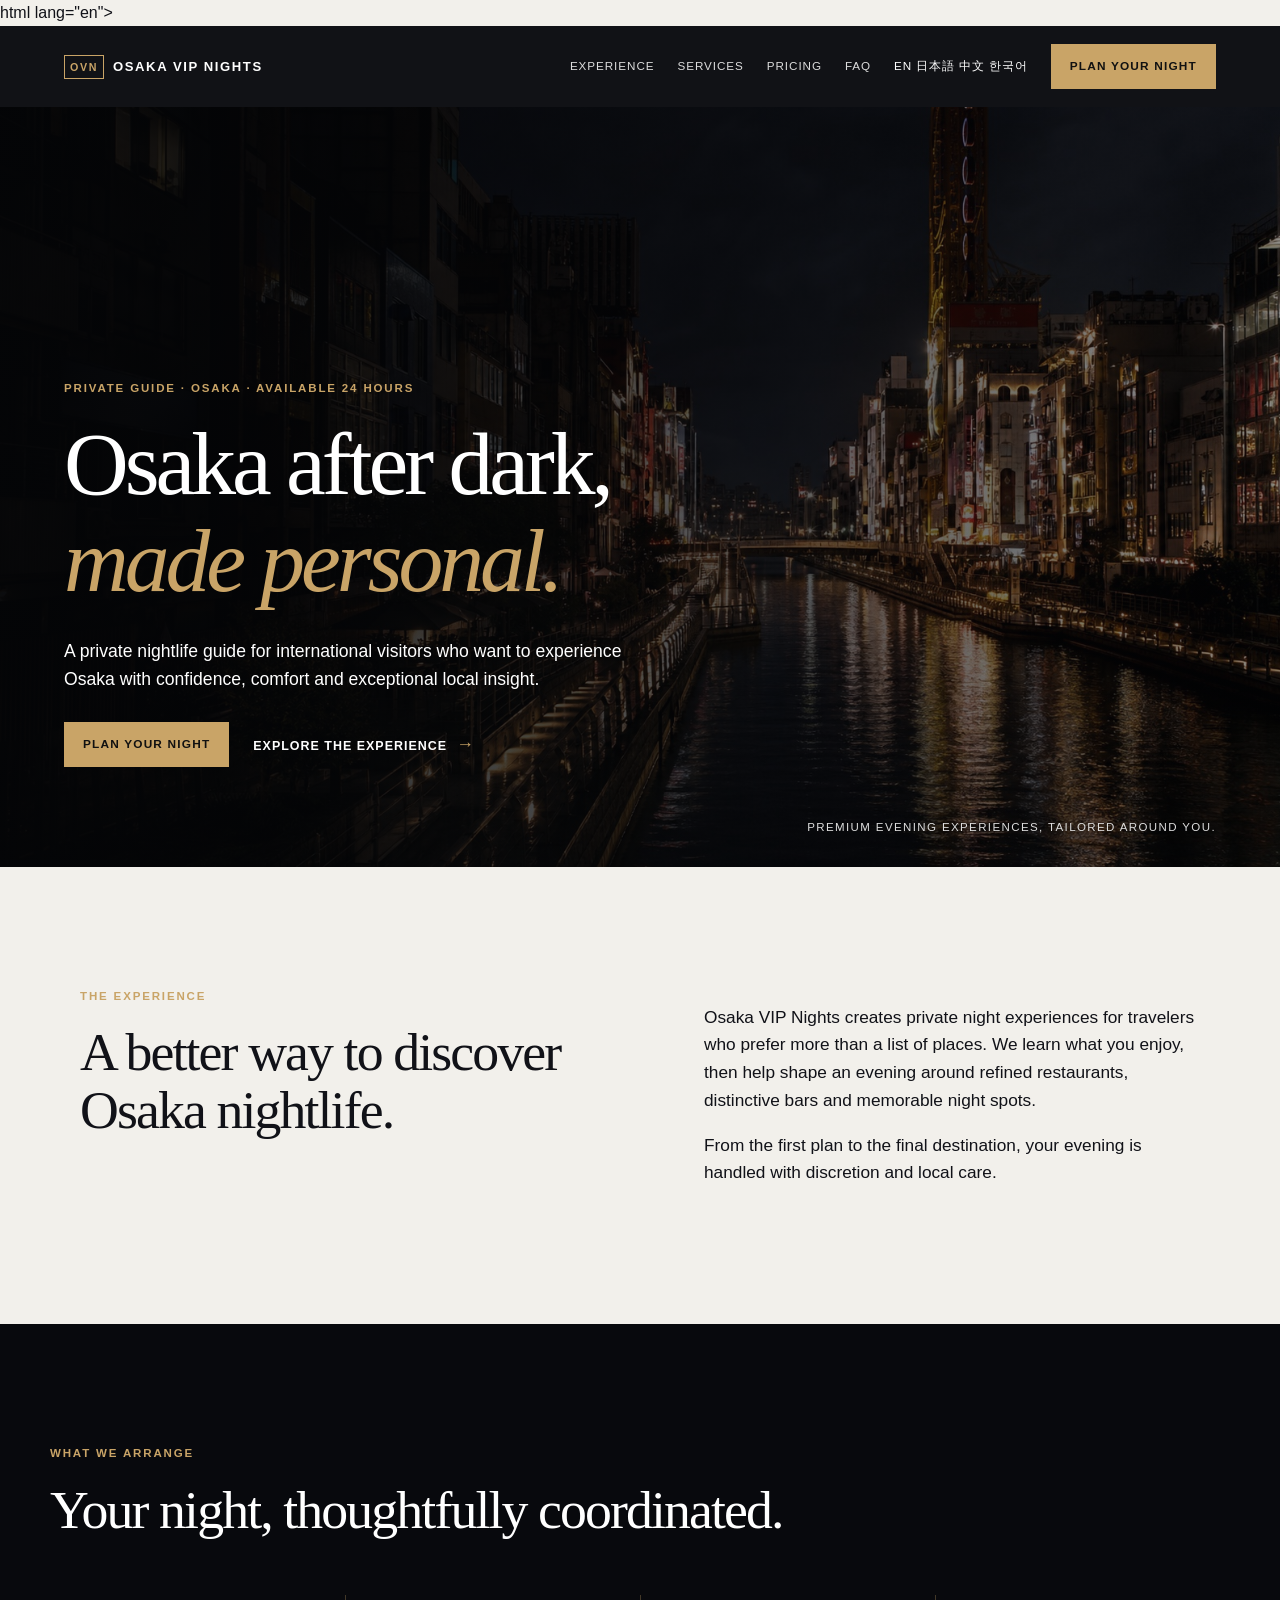
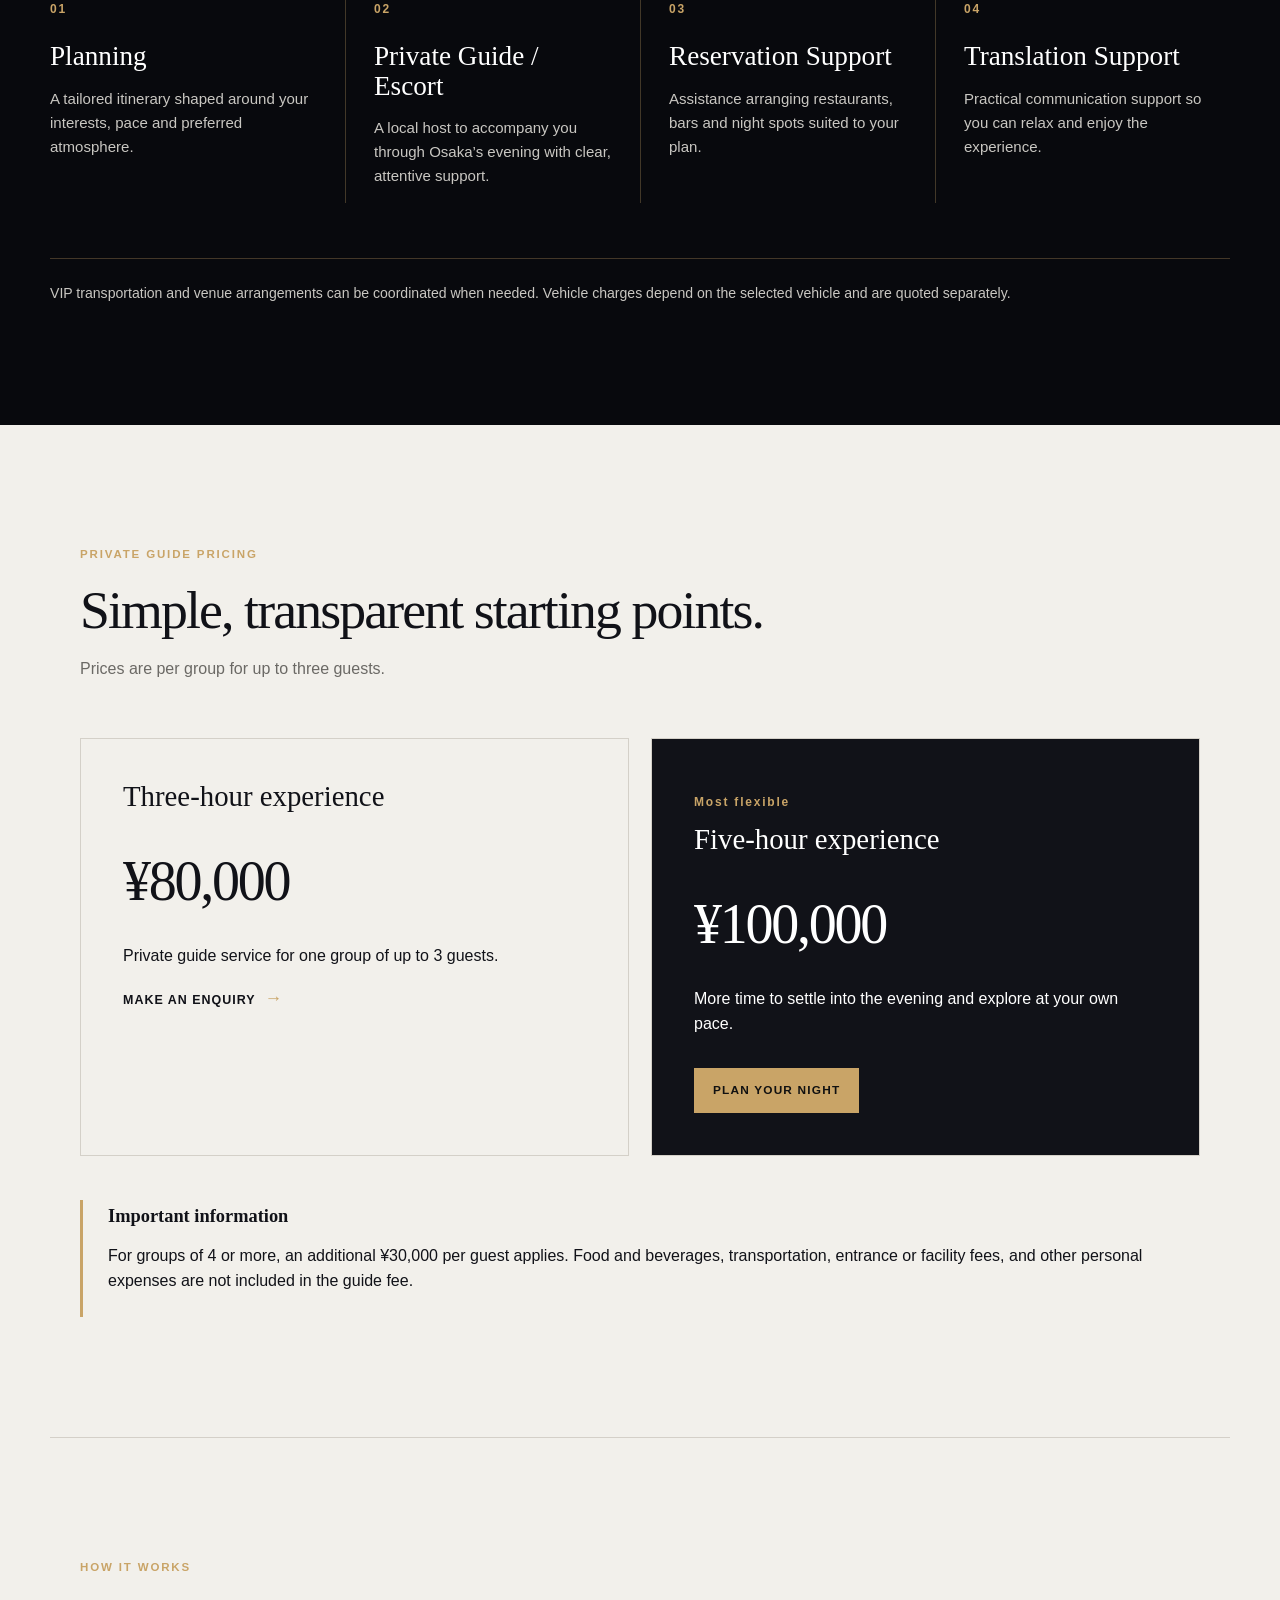
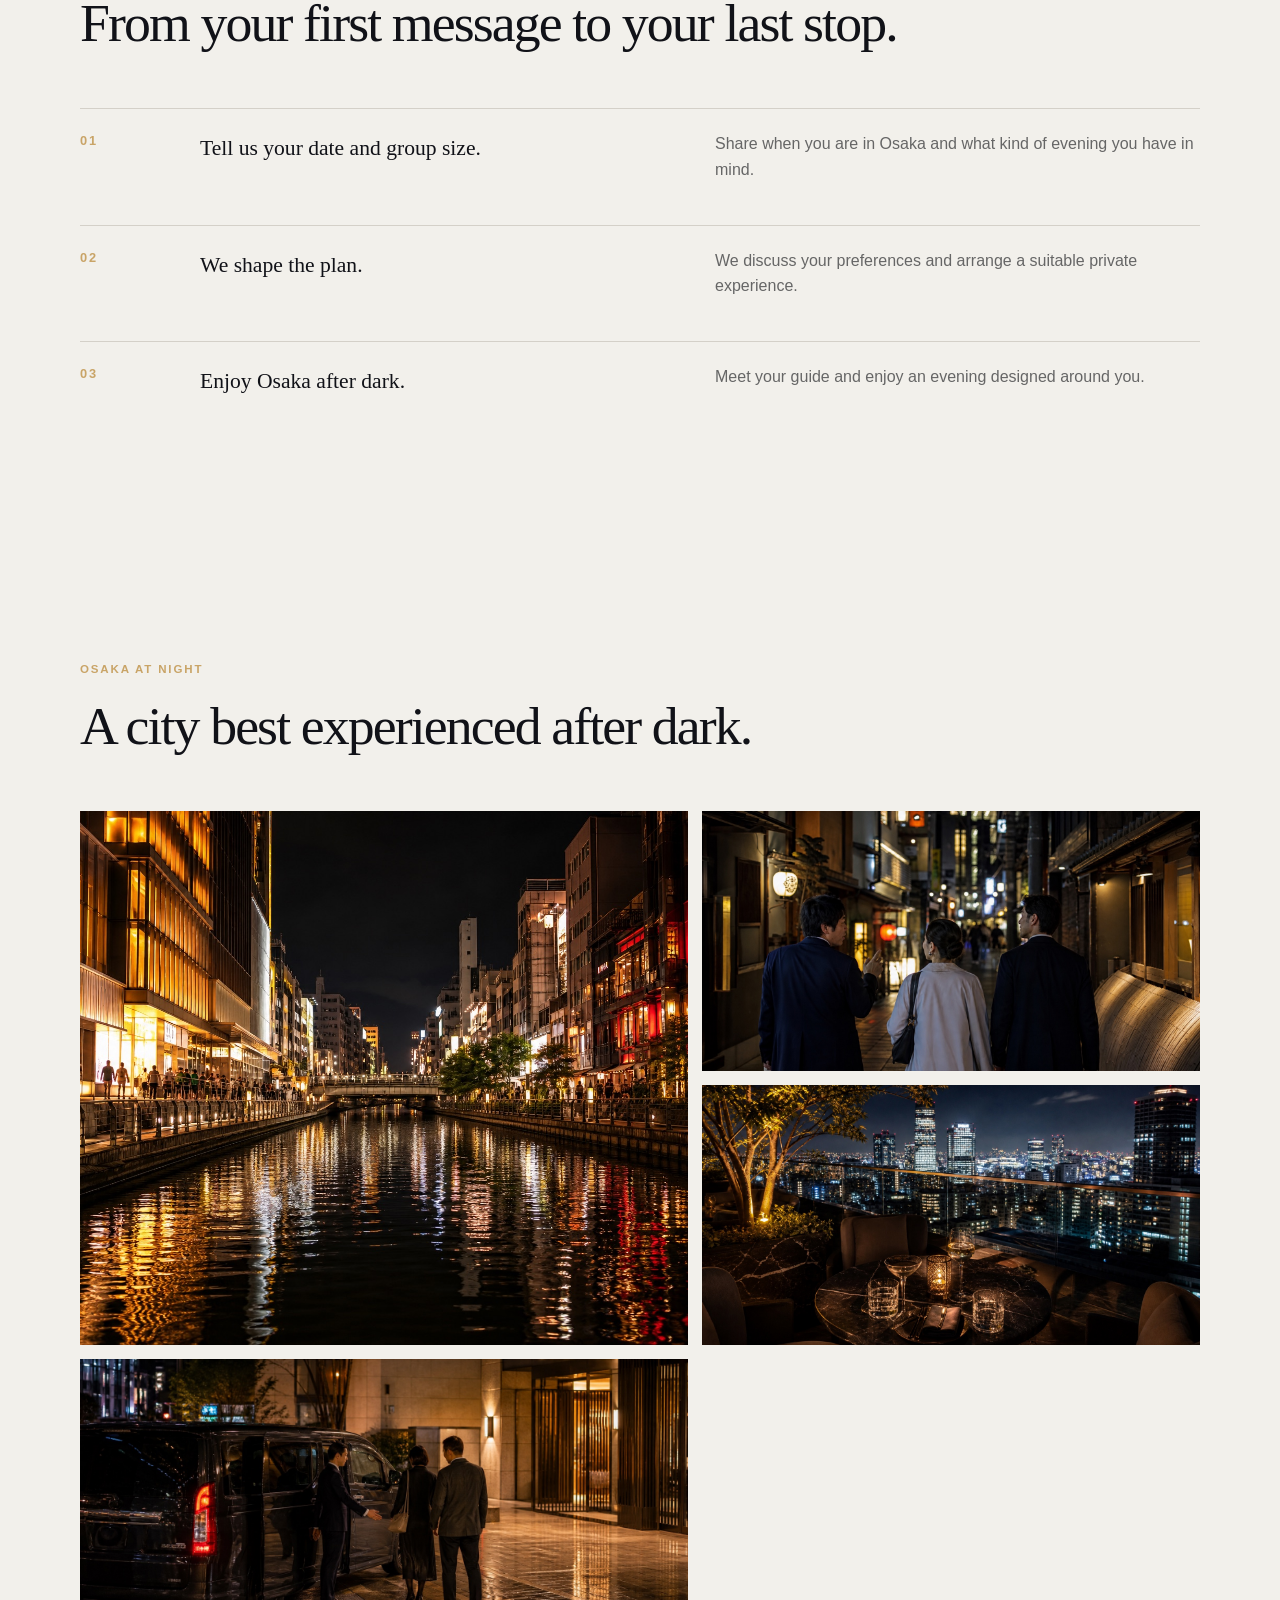
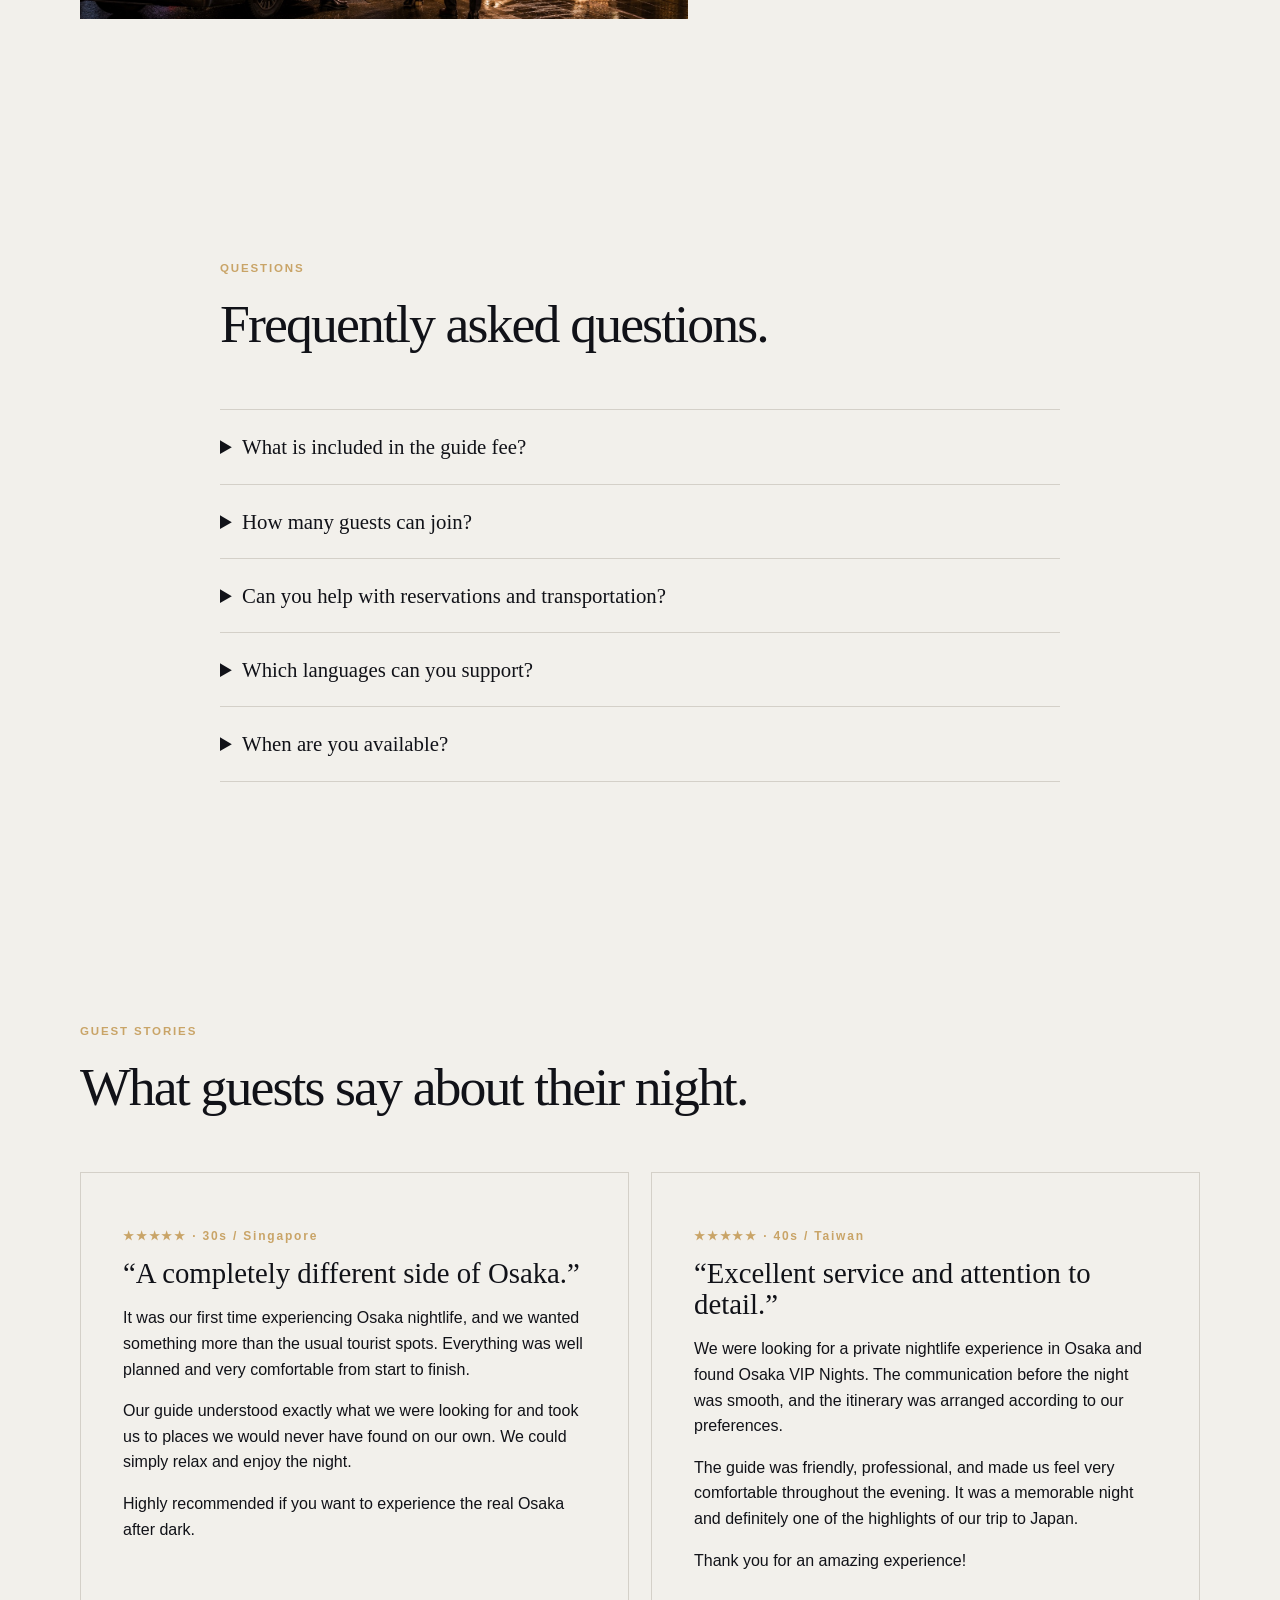
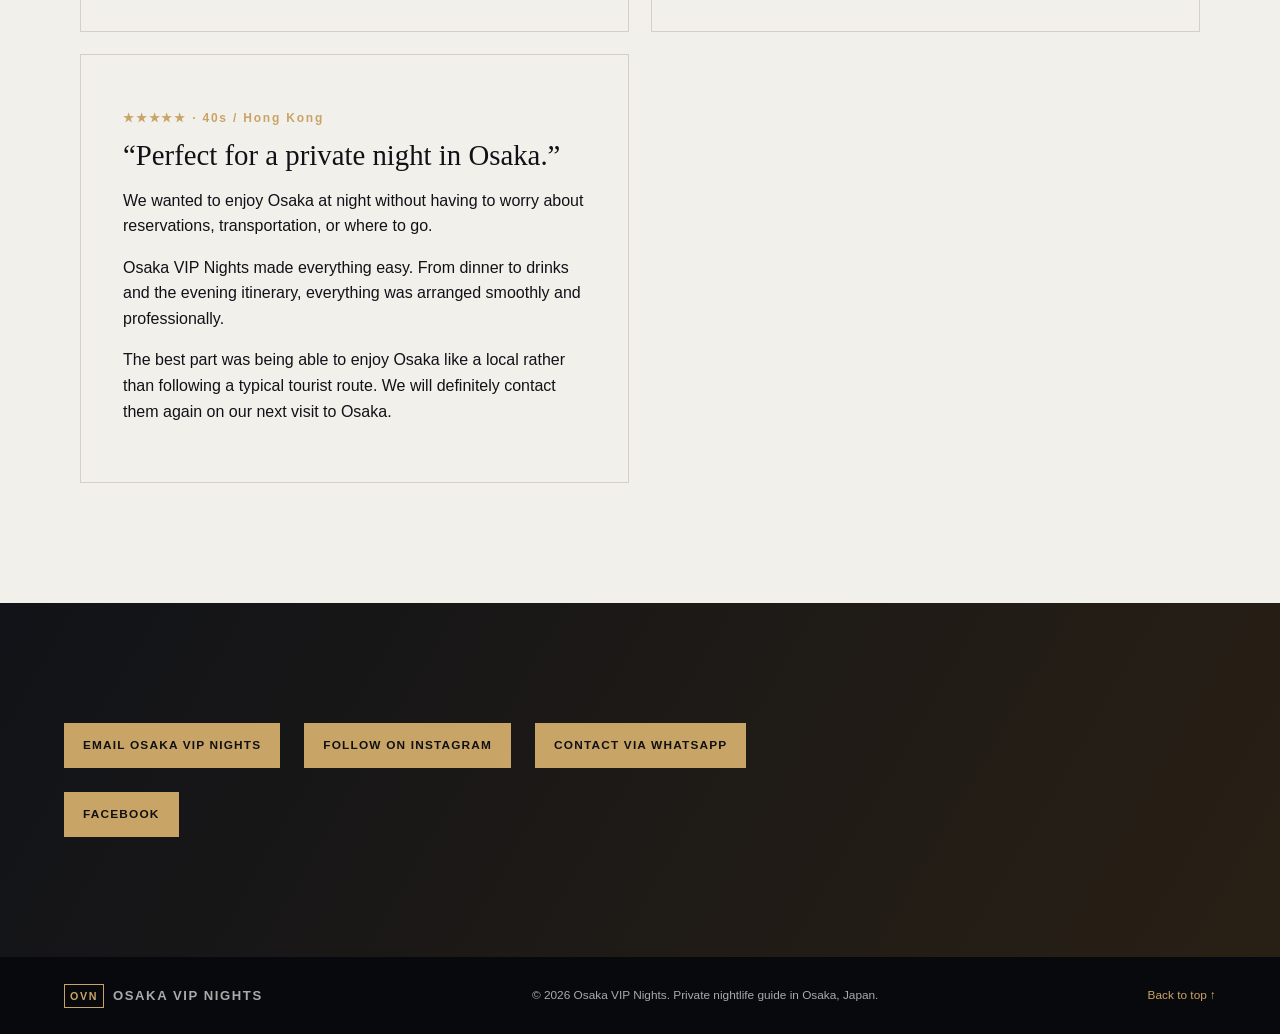
<file: index.html>
<!doctype html>
html lang="en">

<head>
  <meta charset="utf-8">
  <meta name="viewport" content="width=device-width, initial-scale=1">
  <title>Osaka VIP Nights | Private Nightlife Guide & Concierge</title>
  <meta name="description"
    content="Private nightlife guide in Osaka for international visitors. Tailored premium evenings with planning, reservations, local escort, translation and transport coordination.">
  <meta name="robots" content="index,follow,max-image-preview:large,max-snippet:-1,max-video-preview:-1">
  <link rel="canonical" href="https://osakavipnights.com/">
  <link rel="alternate" hreflang="en" href="https://osakavipnights.com/">
  <link rel="alternate" hreflang="ja" href="https://osakavipnights.com/ja/">
  <link rel="alternate" hreflang="zh-CN" href="https://osakavipnights.com/zh/">
  <link rel="alternate" hreflang="ko" href="https://osakavipnights.com/ko/">
  <link rel="alternate" hreflang="x-default" href="https://osakavipnights.com/">
  <meta name="theme-color" content="#090a0d">
  <meta property="og:type" content="website">
  <meta property="og:locale" content="en_US">
  <meta property="og:title" content="Osaka VIP Nights | Private Nightlife Guide & Concierge">
  <meta property="og:description" content="A tailored premium night out in Osaka for international visitors.">
  <meta property="og:url" content="https://osakavipnights.com/">
  <meta property="og:site_name" content="Osaka VIP Nights">
  <meta property="og:image" content="https://osakavipnights.com/images/home/dotonbori-night.jpg">
  <meta property="og:image:alt" content="Osaka city lights at night">
  <meta name="twitter:card" content="summary_large_image">
  <meta name="twitter:title" content="Osaka VIP Nights | Private Nightlife Guide & Concierge">
  <meta name="twitter:description" content="A tailored premium night out in Osaka for international visitors.">
  <meta name="twitter:image" content="https://osakavipnights.com/images/home/dotonbori-night.jpg">
  <link rel="stylesheet" href="css/style.css">
  <script
    type="application/ld+json">{"@context":"https://schema.org","@graph":[{"@type":"Organization","@id":"https://osakavipnights.com/#organization","name":"Osaka VIP Nights","url":"https://osakavipnights.com/","email":"osakavipnights@gmail.com","openingHours":"Mo-Su 00:00-23:59","sameAs":["https://www.instagram.com/osaka_concierge.8/"],"description":"Private Osaka nightlife guide and concierge service for international visitors."},{"@type":"Service","@id":"https://osakavipnights.com/#service","name":"Private Osaka Nightlife Guide","url":"https://osakavipnights.com/#services","description":"Tailored evening planning in Osaka, including reservation assistance, local escort, translation and transport coordination.","provider":{"@id":"https://osakavipnights.com/#organization"},"areaServed":{"@type":"City","name":"Osaka","containedInPlace":{"@type":"Country","name":"Japan"}},"hoursAvailable":{"@type":"OpeningHoursSpecification","dayOfWeek":["Monday","Tuesday","Wednesday","Thursday","Friday","Saturday","Sunday"],"opens":"00:00","closes":"23:59"},"availableLanguage":["English","Japanese","Chinese","Korean"]},{"@type":"WebSite","@id":"https://osakavipnights.com/#website","url":"https://osakavipnights.com/","name":"Osaka VIP Nights","publisher":{"@id":"https://osakavipnights.com/#organization"},"inLanguage":"en"}]}</script>
</head>

<body>
  <header class="site-header" id="top"><a class="brand" href="#top" data-scroll
      aria-label="Osaka VIP Nights home"><span>OVN</span><b>Osaka VIP Nights</b></a><button class="nav-toggle"
      type="button" aria-expanded="false" aria-controls="site-nav">Menu</button>
    <nav id="site-nav" aria-label="Primary navigation"><a href="#experience" data-scroll
        data-i18n="nav.experience">Experience</a><a href="#services" data-scroll data-i18n="nav.services">Services</a><a
        href="#pricing" data-scroll data-i18n="nav.pricing">Pricing</a><a href="#faq" data-scroll
        data-i18n="nav.faq">FAQ</a>
      <div class="language-switcher"><a class="is-active" href="./">EN</a><a href="ja/">日本語</a><a href="zh/">中文</a><a
          href="ko/">한국어</a></div><a class="nav-cta" href="#contact" data-scroll data-i18n="common.contact">Plan your
        night</a>
    </nav>
  </header>
  <main>
    <section class="hero" aria-labelledby="hero-title">
      <div class="hero-content">
        <p class="eyebrow" data-i18n="hero.eyebrow">Private guide · Osaka · Available 24 hours</p>
        <h1 id="hero-title" data-i18n="hero.title">Osaka after dark,<br><em>made personal.</em></h1>
        <p class="hero-copy" data-i18n="hero.description">A private nightlife guide for international visitors who want
          to experience Osaka with confidence, comfort and exceptional local insight.</p>
        <div class="hero-actions"><a class="button" href="#contact" data-scroll data-i18n="common.contact">Plan your
            night</a><a class="text-link" href="#experience" data-scroll data-i18n="hero.secondary">Explore the
            experience <span>→</span></a></div>
      </div>
      <p class="hero-note" data-i18n="hero.note">Premium evening experiences, tailored around you.</p>
    </section>
    <section class="section intro" id="experience">
      <div>
        <p class="eyebrow" data-i18n="experience.eyebrow">The experience</p>
        <h2 data-i18n="experience.title">A better way to discover Osaka nightlife.</h2>
      </div>
      <div class="prose">
        <p data-i18n="experience.text1">Osaka VIP Nights creates private night experiences for travelers who prefer more
          than a list of places. We learn what you enjoy, then help shape an evening around refined restaurants,
          distinctive bars and memorable night spots.</p>
        <p data-i18n="experience.text2">From the first plan to the final destination, your evening is handled with
          discretion and local care.</p>
      </div>
    </section>
    <section class="section section-dark" id="services">
      <div class="contained">
        <div class="section-heading">
          <p class="eyebrow" data-i18n="services.eyebrow">What we arrange</p>
          <h2 data-i18n="services.title">Your night, thoughtfully coordinated.</h2>
        </div>
        <div class="service-grid">
          <article><span>01</span>
            <h3 data-i18n="services.planning.title">Planning</h3>
            <p data-i18n="services.planning.text">A tailored itinerary shaped around your interests, pace and preferred
              atmosphere.</p>
          </article>
          <article><span>02</span>
            <h3 data-i18n="services.guide.title">Private Guide / Escort</h3>
            <p data-i18n="services.guide.text">A local host to accompany you through Osaka’s evening with clear,
              attentive support.</p>
          </article>
          <article><span>03</span>
            <h3 data-i18n="services.reservation.title">Reservation Support</h3>
            <p data-i18n="services.reservation.text">Assistance arranging restaurants, bars and night spots suited to
              your plan.</p>
          </article>
          <article><span>04</span>
            <h3 data-i18n="services.translation.title">Translation Support</h3>
            <p data-i18n="services.translation.text">Practical communication support so you can relax and enjoy the
              experience.</p>
          </article>
        </div>
        <p class="service-note" data-i18n="services.note">VIP transportation and venue arrangements can be coordinated
          when needed. Vehicle charges depend on the selected vehicle and are quoted separately.</p>
      </div>
    </section>
    <section class="section" id="pricing">
      <div class="section-heading">
        <p class="eyebrow" data-i18n="pricing.eyebrow">Private guide pricing</p>
        <h2 data-i18n="pricing.title">Simple, transparent starting points.</h2>
        <p data-i18n="pricing.description">Prices are per group for up to three guests.</p>
      </div>
      <div class="pricing-grid">
        <article class="price-card">
          <h3 data-i18n="pricing.three.title">Three-hour experience</h3>
          <p class="price">¥80,000</p>
          <p data-i18n="pricing.three.text">Private guide service for one group of up to 3 guests.</p><a
            class="text-link" href="#contact" data-scroll data-i18n="pricing.enquire">Make an enquiry <span>→</span></a>
        </article>
        <article class="price-card featured">
          <p class="tag" data-i18n="pricing.featured">Most flexible</p>
          <h3 data-i18n="pricing.five.title">Five-hour experience</h3>
          <p class="price">¥100,000</p>
          <p data-i18n="pricing.five.text">More time to settle into the evening and explore at your own pace.</p><a
            class="button" href="#contact" data-scroll data-i18n="common.contact">Plan your night</a>
        </article>
      </div>
      <div class="costs">
        <h3 data-i18n="pricing.infoTitle">Important information</h3>
        <p data-i18n="pricing.costs">For groups of 4 or more, an additional ¥30,000 per guest applies. Food and
          beverages, transportation, entrance or facility fees, and other personal expenses are not included in the
          guide fee.</p>
      </div>
    </section>
    <section class="section process">
      <div class="section-heading">
        <p class="eyebrow" data-i18n="process.eyebrow">How it works</p>
        <h2 data-i18n="process.title">From your first message to your last stop.</h2>
      </div>
      <ol>
        <li><strong data-i18n="process.one.title">Tell us your date and group size.</strong><span
            data-i18n="process.one.text">Share when you are in Osaka and what kind of evening you have in mind.</span>
        </li>
        <li><strong data-i18n="process.two.title">We shape the plan.</strong><span data-i18n="process.two.text">We
            discuss your preferences and arrange a suitable private experience.</span></li>
        <li><strong data-i18n="process.three.title">Enjoy Osaka after dark.</strong><span
            data-i18n="process.three.text">Meet your guide and enjoy an evening designed around you.</span></li>
      </ol>
    </section>
    <section class="section gallery">
      <div class="section-heading">
        <p class="eyebrow" data-i18n="gallery.eyebrow">Osaka at night</p>
        <h2 data-i18n="gallery.title">A city best experienced after dark.</h2>
      </div>
      <div class="gallery-grid"><img src="images/gallery/dotonbori.jpg" alt="Dotonbori canal lights after dark"
          data-i18n-attr="alt:images.dotonbori"><img src="images/gallery/night-district.jpg"
          alt="A night district in Osaka" data-i18n-attr="alt:images.district"><img
          src="images/gallery/rooftop-evening.jpg" alt="Rooftop view of Osaka at night"
          data-i18n-attr="alt:images.rooftop"><img src="images/gallery/private-pickup.jpg" alt="Private pickup in Osaka"
          data-i18n-attr="alt:images.pickup"></div>
    </section>
    <section class="section faq" id="faq">
      <div class="section-heading">
        <p class="eyebrow" data-i18n="faq.eyebrow">Questions</p>
        <h2 data-i18n="faq.title">Frequently asked questions.</h2>
      </div>
      <details>
        <summary data-i18n="faq.included.q">What is included in the guide fee?</summary>
        <p data-i18n="faq.included.a">The guide fee covers private planning and guide service. Food and beverages,
          transportation, entrance or facility fees, and personal expenses are separate.</p>
      </details>
      <details>
        <summary data-i18n="faq.guests.q">How many guests can join?</summary>
        <p data-i18n="faq.guests.a">Each standard price is for one group of up to three guests. For groups of four or
          more, ¥30,000 is added per additional guest.</p>
      </details>
      <details>
        <summary data-i18n="faq.transport.q">Can you help with reservations and transportation?</summary>
        <p data-i18n="faq.transport.a">Yes. Reservation support and transportation coordination can be arranged
          according to your plan. Vehicle costs depend on the selected vehicle and are quoted separately.</p>
      </details>
      <details>
        <summary data-i18n="faq.languages.q">Which languages can you support?</summary>
        <p data-i18n="faq.languages.a">We support international visitors in English, Japanese, Chinese and Korean. Tell
          us your needs when you enquire.</p>
      </details>
      <details>
        <summary data-i18n="faq.hours.q">When are you available?</summary>
        <p data-i18n="faq.hours.a">Enquiries and service coordination are available 24 hours a day, every day.</p>
      </details>
    </section>
    <section class="section reviews" aria-labelledby="reviews-title">
      <div class="section-heading">
        <p class="eyebrow">Guest stories</p>
        <h2 id="reviews-title">What guests say about their night.</h2>
      </div>
      <div class="pricing-grid">
        <article class="price-card">
          <p class="tag">★★★★★ · 30s / Singapore</p>
          <h3>“A completely different side of Osaka.”</h3>
          <p>It was our first time experiencing Osaka nightlife, and we wanted something more than the usual tourist
            spots. Everything was well planned and very comfortable from start to finish.</p>
          <p>Our guide understood exactly what we were looking for and took us to places we would never have found on
            our own. We could simply relax and enjoy the night.</p>
          <p>Highly recommended if you want to experience the real Osaka after dark.</p>
        </article>
        <article class="price-card">
          <p class="tag">★★★★★ · 40s / Taiwan</p>
          <h3>“Excellent service and attention to detail.”</h3>
          <p>We were looking for a private nightlife experience in Osaka and found Osaka VIP Nights. The communication
            before the night was smooth, and the itinerary was arranged according to our preferences.</p>
          <p>The guide was friendly, professional, and made us feel very comfortable throughout the evening. It was a
            memorable night and definitely one of the highlights of our trip to Japan.</p>
          <p>Thank you for an amazing experience!</p>
        </article>
        <article class="price-card">
          <p class="tag">★★★★★ · 40s / Hong Kong</p>
          <h3>“Perfect for a private night in Osaka.”</h3>
          <p>We wanted to enjoy Osaka at night without having to worry about reservations, transportation, or where to
            go.</p>
          <p>Osaka VIP Nights made everything easy. From dinner to drinks and the evening itinerary, everything was
            arranged smoothly and professionally.</p>
          <p>The best part was being able to enjoy Osaka like a local rather than following a typical tourist route. We
            will definitely contact them again on our next visit to Osaka.</p>
        </article>
      </div>
    </section>
    <section class="contact" id="contact">
      <div class="contact-actions">
  <a class="button"
     href="mailto:osakavipnights@gmail.com?subject=Private%20Nightlife%20Inquiry"
     data-i18n="contact.email">
    Email Osaka VIP Nights
  </a>

  <a class="button"
     href="https://www.instagram.com/osaka_concierge.s/"
     target="_blank"
     rel="noopener"
     data-i18n="contact.instagram">
    Follow on Instagram
  </a>

  <a class="button"
     href="https://wa.me/818083416464"
     target="_blank"
     rel="noopener">
    Contact via WhatsApp
  </a>

  <a class="button"
     href="https://www.facebook.com/share/1Bv3bCaPgy/?mibextid=wwXIfr"
     target="_blank"
     rel="noopener">
    Facebook
  </a>
</div>
    </section>
  </main>
  <footer><a class="brand" href="#top" data-scroll><span>OVN</span><b>Osaka VIP Nights</b></a>
    <p>© <span data-year></span> <span data-i18n="footer.copy">Osaka VIP Nights. Private nightlife guide in Osaka,
        Japan.</span></p><a href="#top" data-scroll data-i18n="footer.top">Back to top ↑</a>
  </footer>
  <script src="js/main.js" defer></script>
</body>

</html>
</file>
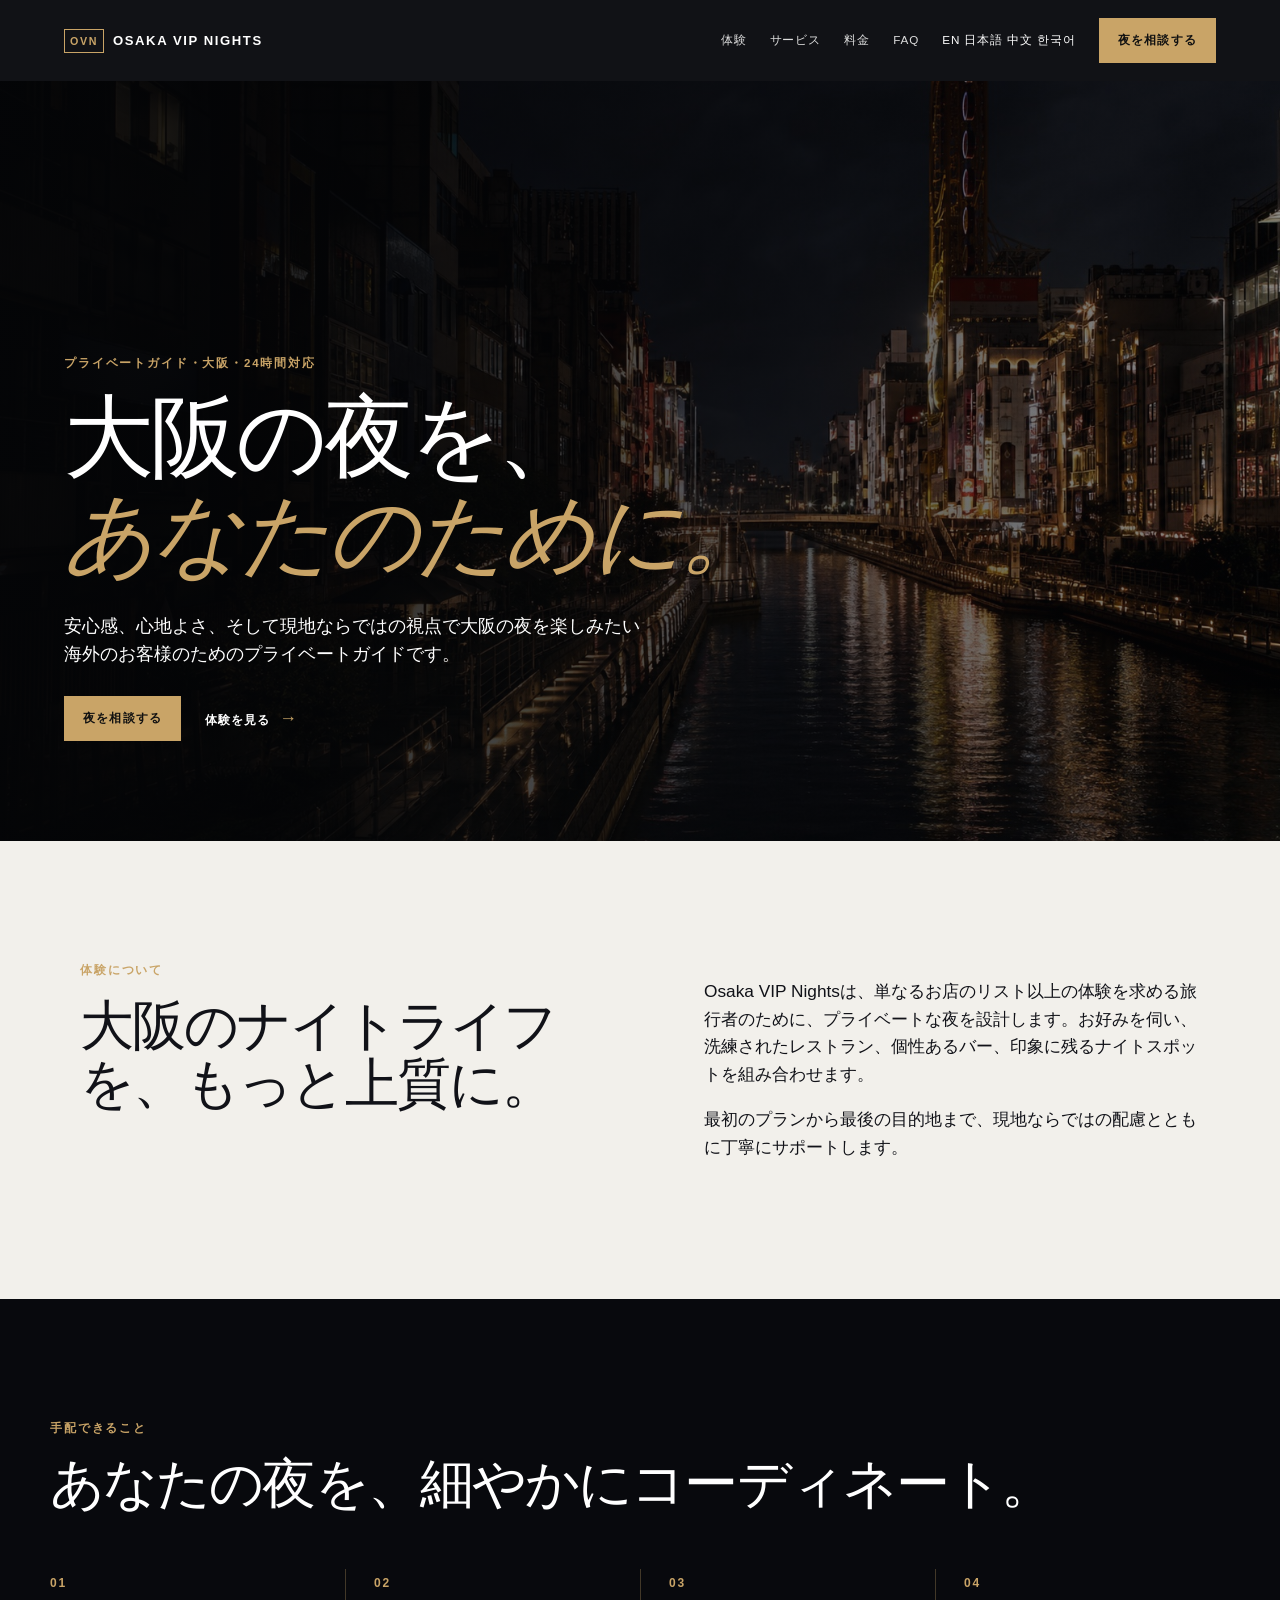
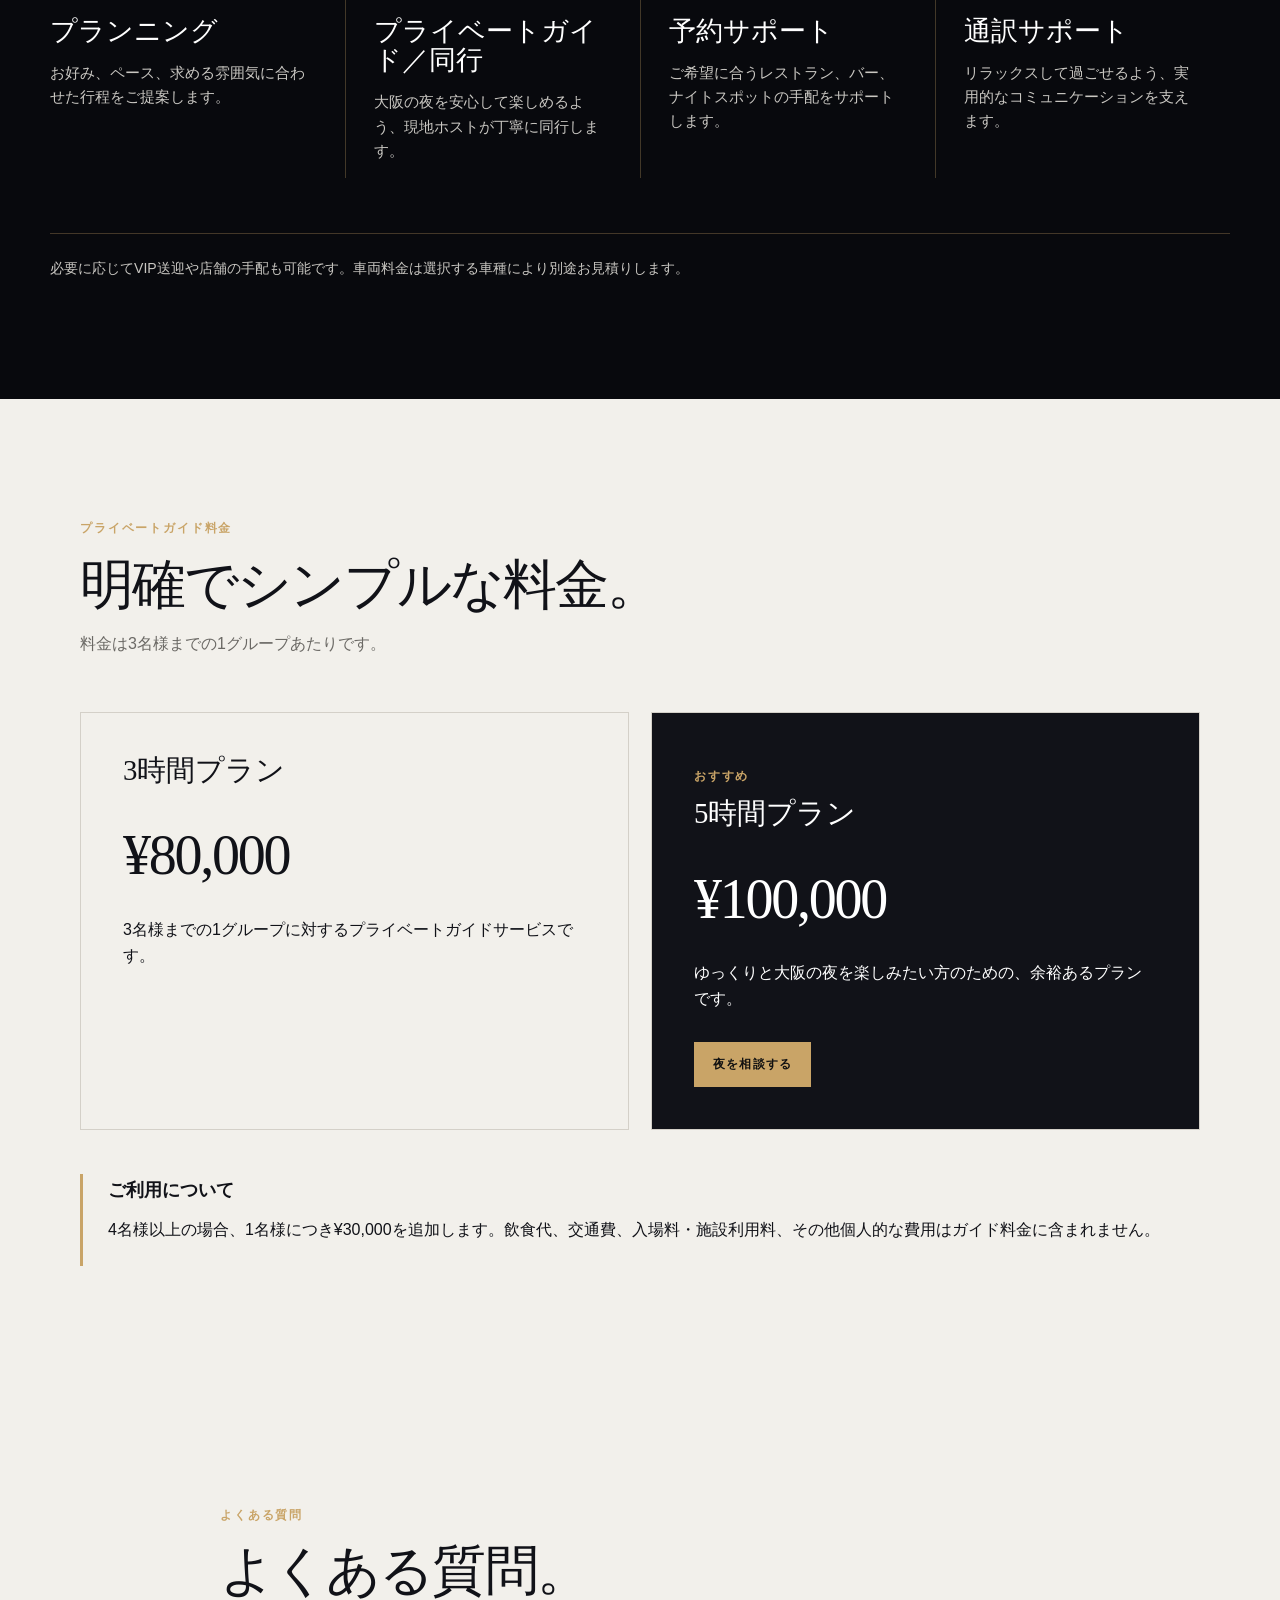
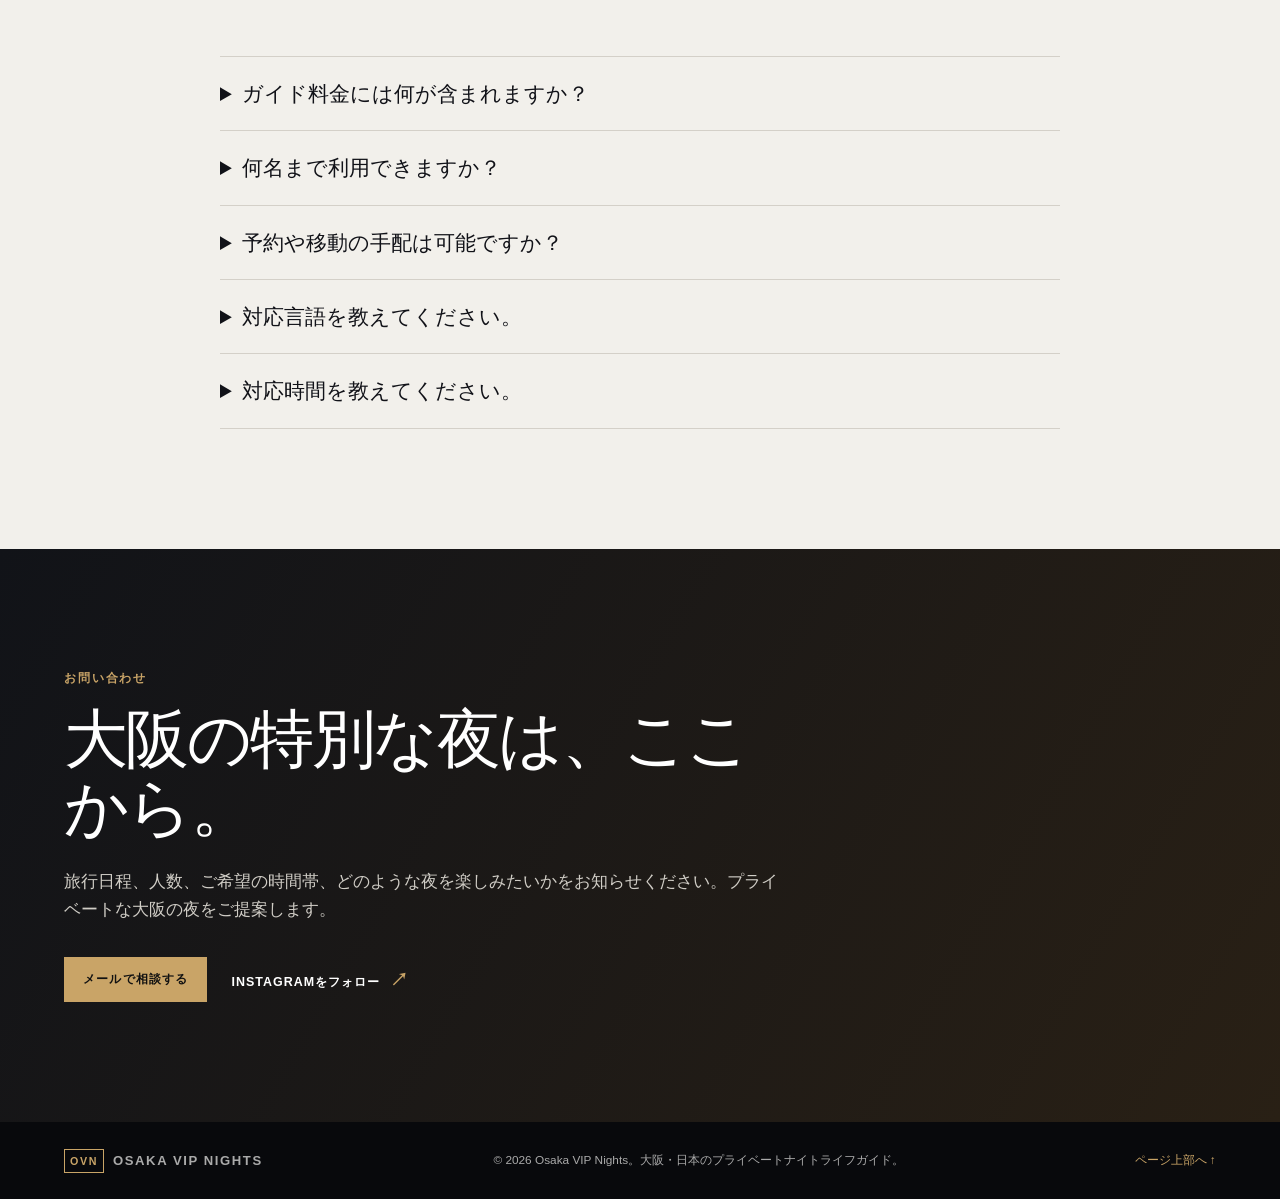
<file: ja/index.html>
<!doctype html><html lang="ja"><head><meta charset="utf-8"><meta name="viewport" content="width=device-width,initial-scale=1"><title>大阪VIPナイトガイド | Osaka VIP Nights</title><meta name="description" content="海外旅行者のための大阪プライベート・ナイトライフガイド。プランニング、予約サポート、同行、通訳、移動調整を含む上質な夜の体験をご案内します。"><meta name="robots" content="index,follow,max-image-preview:large,max-snippet:-1,max-video-preview:-1"><link rel="canonical" href="https://osakavipnights.com/ja/"><link rel="alternate" hreflang="en" href="https://osakavipnights.com/"><link rel="alternate" hreflang="ja" href="https://osakavipnights.com/ja/"><link rel="alternate" hreflang="zh-CN" href="https://osakavipnights.com/zh/"><link rel="alternate" hreflang="ko" href="https://osakavipnights.com/ko/"><link rel="alternate" hreflang="x-default" href="https://osakavipnights.com/"><meta property="og:type" content="website"><meta property="og:locale" content="ja_JP"><meta property="og:title" content="大阪VIPナイトガイド | Osaka VIP Nights"><meta property="og:description" content="大阪で楽しむ、海外旅行者のためのプライベートな夜の体験。"><meta property="og:url" content="https://osakavipnights.com/ja/"><meta property="og:image" content="https://osakavipnights.com/images/home/dotonbori-night.jpg"><link rel="stylesheet" href="../css/style.css"></head><body>
<header class="site-header" id="top"><a class="brand" href="#top"><span>OVN</span><b>Osaka VIP Nights</b></a><nav><a href="#experience">体験</a><a href="#services">サービス</a><a href="#pricing">料金</a><a href="#faq">FAQ</a><div class="language-switcher"><a href="../">EN</a><a class="is-active" href="./">日本語</a><a href="../zh/">中文</a><a href="../ko/">한국어</a></div><a class="nav-cta" href="#contact">夜を相談する</a></nav></header>
<main><section class="hero"><div class="hero-content"><p class="eyebrow">プライベートガイド・大阪・24時間対応</p><h1>大阪の夜を、<br><em>あなたのために。</em></h1><p class="hero-copy">安心感、心地よさ、そして現地ならではの視点で大阪の夜を楽しみたい海外のお客様のためのプライベートガイドです。</p><div class="hero-actions"><a class="button" href="#contact">夜を相談する</a><a class="text-link" href="#experience">体験を見る <span>→</span></a></div></div></section>
<section class="section intro" id="experience"><div><p class="eyebrow">体験について</p><h2>大阪のナイトライフを、もっと上質に。</h2></div><div class="prose"><p>Osaka VIP Nightsは、単なるお店のリスト以上の体験を求める旅行者のために、プライベートな夜を設計します。お好みを伺い、洗練されたレストラン、個性あるバー、印象に残るナイトスポットを組み合わせます。</p><p>最初のプランから最後の目的地まで、現地ならではの配慮とともに丁寧にサポートします。</p></div></section>
<section class="section section-dark" id="services"><div class="contained"><div class="section-heading"><p class="eyebrow">手配できること</p><h2>あなたの夜を、細やかにコーディネート。</h2></div><div class="service-grid"><article><span>01</span><h3>プランニング</h3><p>お好み、ペース、求める雰囲気に合わせた行程をご提案します。</p></article><article><span>02</span><h3>プライベートガイド／同行</h3><p>大阪の夜を安心して楽しめるよう、現地ホストが丁寧に同行します。</p></article><article><span>03</span><h3>予約サポート</h3><p>ご希望に合うレストラン、バー、ナイトスポットの手配をサポートします。</p></article><article><span>04</span><h3>通訳サポート</h3><p>リラックスして過ごせるよう、実用的なコミュニケーションを支えます。</p></article></div><p class="service-note">必要に応じてVIP送迎や店舗の手配も可能です。車両料金は選択する車種により別途お見積りします。</p></div></section>
<section class="section" id="pricing"><div class="section-heading"><p class="eyebrow">プライベートガイド料金</p><h2>明確でシンプルな料金。</h2><p>料金は3名様までの1グループあたりです。</p></div><div class="pricing-grid"><article class="price-card"><h3>3時間プラン</h3><p class="price">¥80,000</p><p>3名様までの1グループに対するプライベートガイドサービスです。</p></article><article class="price-card featured"><p class="tag">おすすめ</p><h3>5時間プラン</h3><p class="price">¥100,000</p><p>ゆっくりと大阪の夜を楽しみたい方のための、余裕あるプランです。</p><a class="button" href="#contact">夜を相談する</a></article></div><div class="costs"><h3>ご利用について</h3><p>4名様以上の場合、1名様につき¥30,000を追加します。飲食代、交通費、入場料・施設利用料、その他個人的な費用はガイド料金に含まれません。</p></div></section>
<section class="section faq" id="faq"><div class="section-heading"><p class="eyebrow">よくある質問</p><h2>よくある質問。</h2></div><details><summary>ガイド料金には何が含まれますか？</summary><p>プライベートプランニングとガイドサービスが含まれます。飲食、交通、入場料・施設利用料、個人的な費用は別途です。</p></details><details><summary>何名まで利用できますか？</summary><p>標準料金は3名様までの1グループが対象です。4名様以上は1名様につき¥30,000を追加します。</p></details><details><summary>予約や移動の手配は可能ですか？</summary><p>はい。プランに応じて予約サポートと移動の調整を行います。車両料金は車種により別途お見積りします。</p></details><details><summary>対応言語を教えてください。</summary><p>英語、日本語、中国語、韓国語に対応します。詳細はお問い合わせ時にご相談ください。</p></details><details><summary>対応時間を教えてください。</summary><p>お問い合わせとサービス調整は毎日24時間対応です。</p></details></section>
<section class="contact" id="contact"><div><p class="eyebrow">お問い合わせ</p><h2>大阪の特別な夜は、ここから。</h2><p>旅行日程、人数、ご希望の時間帯、どのような夜を楽しみたいかをお知らせください。プライベートな大阪の夜をご提案します。</p><div class="contact-actions"><a class="button" href="mailto:osakavipnights@gmail.com?subject=Private%20Osaka%20Night%20Experience%20Enquiry">メールで相談する</a><a class="text-link light" href="https://www.instagram.com/osaka_concierge.8/" target="_blank" rel="noopener">Instagramをフォロー <span>↗</span></a></div></div></section></main><footer><a class="brand" href="#top"><span>OVN</span><b>Osaka VIP Nights</b></a><p>© 2026 Osaka VIP Nights。大阪・日本のプライベートナイトライフガイド。</p><a href="#top">ページ上部へ ↑</a></footer></body></html>
</file>
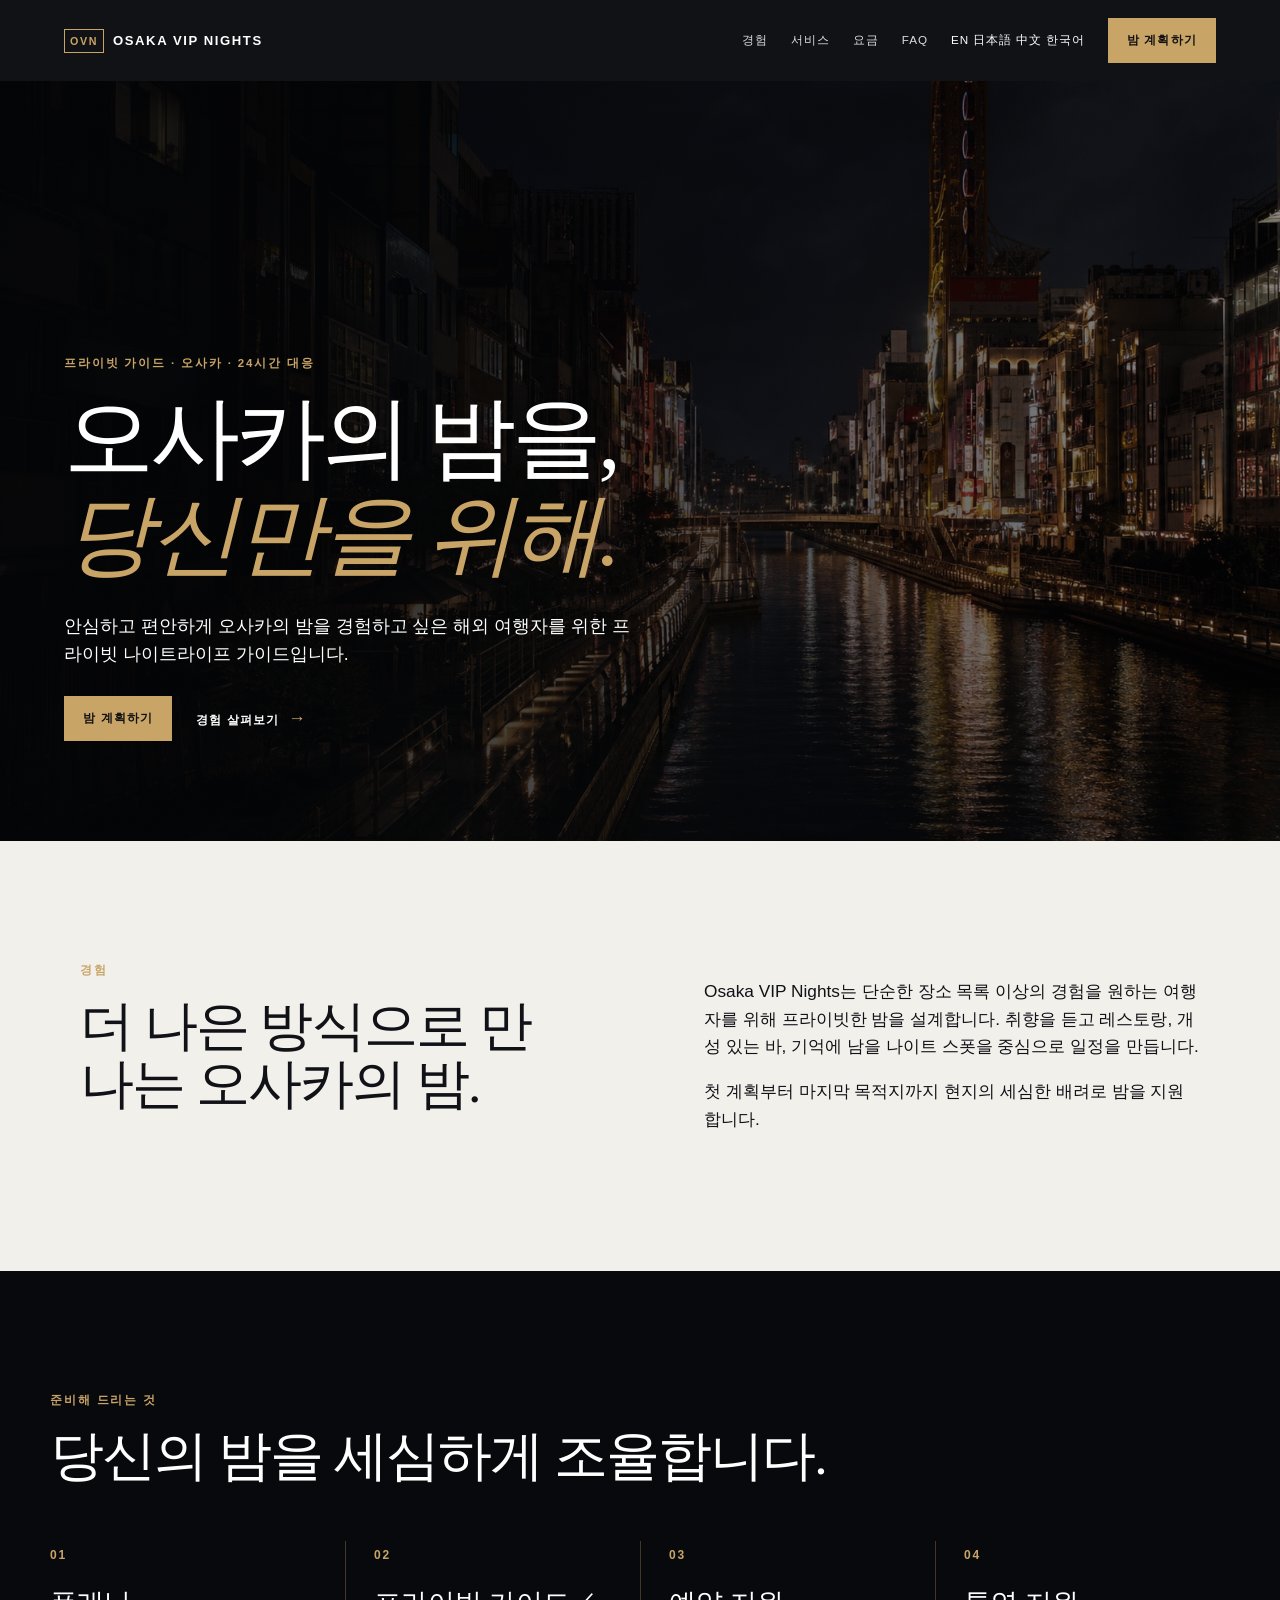
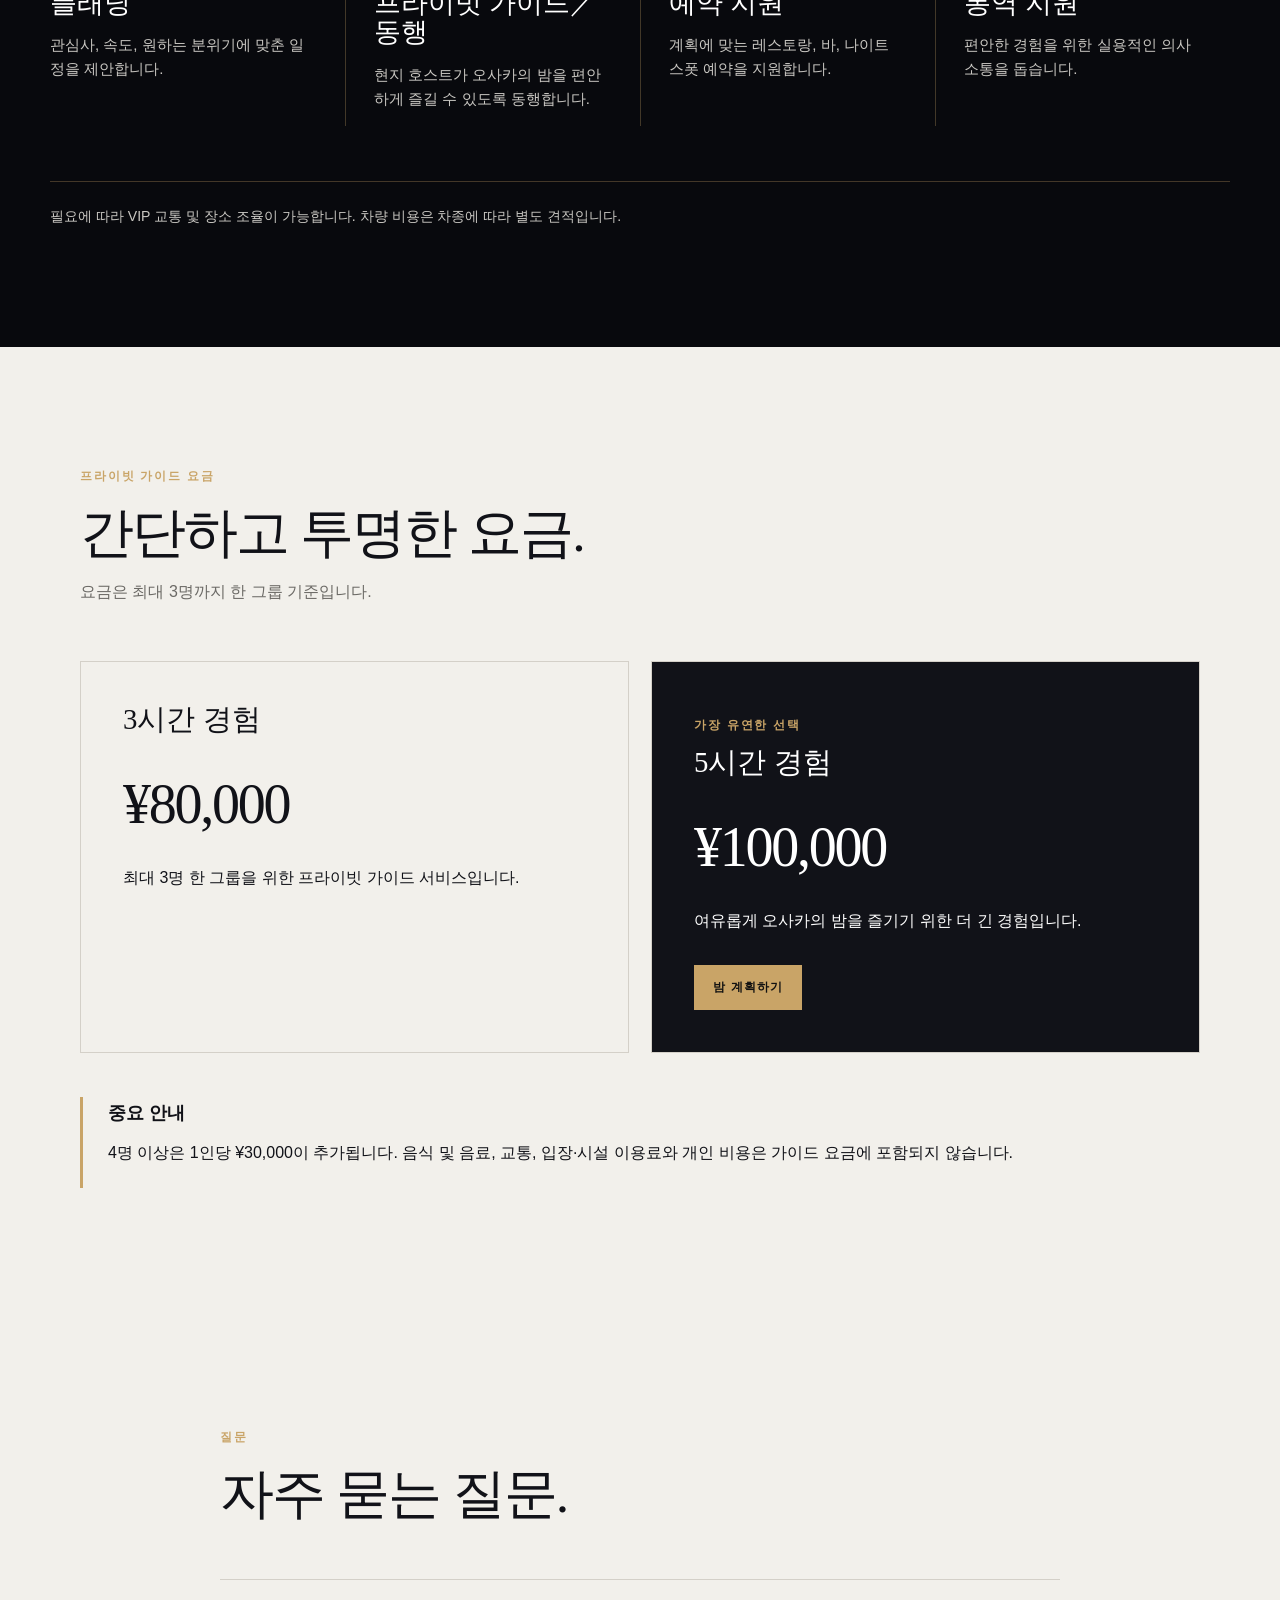
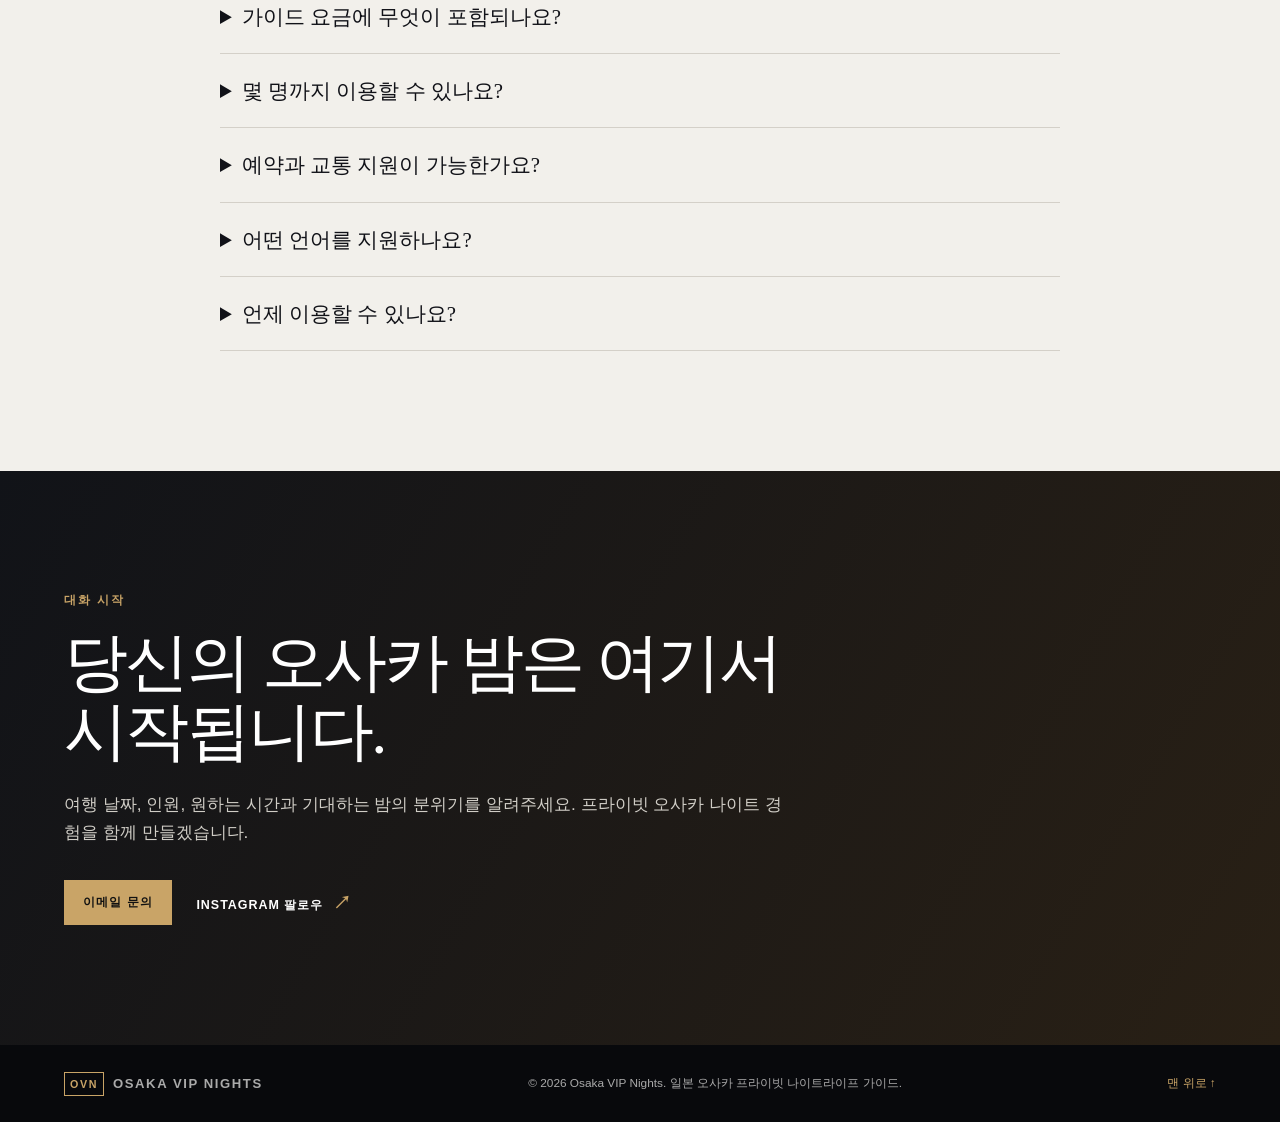
<file: ko/index.html>
<!doctype html><html lang="ko"><head><meta charset="utf-8"><meta name="viewport" content="width=device-width,initial-scale=1"><title>오사카 프라이빗 나이트라이프 가이드 | Osaka VIP Nights</title><meta name="description" content="해외 여행자를 위한 오사카 프라이빗 나이트라이프 가이드. 일정 기획, 예약 지원, 동행, 통역 및 이동 조정으로 맞춤형 프리미엄 야간 경험을 제공합니다."><meta name="robots" content="index,follow,max-image-preview:large,max-snippet:-1,max-video-preview:-1"><link rel="canonical" href="https://osakavipnights.com/ko/"><link rel="alternate" hreflang="en" href="https://osakavipnights.com/"><link rel="alternate" hreflang="ja" href="https://osakavipnights.com/ja/"><link rel="alternate" hreflang="zh-CN" href="https://osakavipnights.com/zh/"><link rel="alternate" hreflang="ko" href="https://osakavipnights.com/ko/"><link rel="alternate" hreflang="x-default" href="https://osakavipnights.com/"><meta property="og:type" content="website"><meta property="og:locale" content="ko_KR"><meta property="og:title" content="오사카 프라이빗 나이트라이프 가이드 | Osaka VIP Nights"><meta property="og:description" content="해외 여행객을 위한 오사카 맞춤 프리미엄 야간 경험."><meta property="og:url" content="https://osakavipnights.com/ko/"><meta property="og:image" content="https://osakavipnights.com/images/home/dotonbori-night.jpg"><link rel="stylesheet" href="../css/style.css"></head><body>
<header class="site-header" id="top"><a class="brand" href="#top"><span>OVN</span><b>Osaka VIP Nights</b></a><nav><a href="#experience">경험</a><a href="#services">서비스</a><a href="#pricing">요금</a><a href="#faq">FAQ</a><div class="language-switcher"><a href="../">EN</a><a href="../ja/">日本語</a><a href="../zh/">中文</a><a class="is-active" href="./">한국어</a></div><a class="nav-cta" href="#contact">밤 계획하기</a></nav></header>
<main><section class="hero"><div class="hero-content"><p class="eyebrow">프라이빗 가이드 · 오사카 · 24시간 대응</p><h1>오사카의 밤을,<br><em>당신만을 위해.</em></h1><p class="hero-copy">안심하고 편안하게 오사카의 밤을 경험하고 싶은 해외 여행자를 위한 프라이빗 나이트라이프 가이드입니다.</p><div class="hero-actions"><a class="button" href="#contact">밤 계획하기</a><a class="text-link" href="#experience">경험 살펴보기 <span>→</span></a></div></div></section>
<section class="section intro" id="experience"><div><p class="eyebrow">경험</p><h2>더 나은 방식으로 만나는 오사카의 밤.</h2></div><div class="prose"><p>Osaka VIP Nights는 단순한 장소 목록 이상의 경험을 원하는 여행자를 위해 프라이빗한 밤을 설계합니다. 취향을 듣고 레스토랑, 개성 있는 바, 기억에 남을 나이트 스폿을 중심으로 일정을 만듭니다.</p><p>첫 계획부터 마지막 목적지까지 현지의 세심한 배려로 밤을 지원합니다.</p></div></section>
<section class="section section-dark" id="services"><div class="contained"><div class="section-heading"><p class="eyebrow">준비해 드리는 것</p><h2>당신의 밤을 세심하게 조율합니다.</h2></div><div class="service-grid"><article><span>01</span><h3>플래닝</h3><p>관심사, 속도, 원하는 분위기에 맞춘 일정을 제안합니다.</p></article><article><span>02</span><h3>프라이빗 가이드／동행</h3><p>현지 호스트가 오사카의 밤을 편안하게 즐길 수 있도록 동행합니다.</p></article><article><span>03</span><h3>예약 지원</h3><p>계획에 맞는 레스토랑, 바, 나이트 스폿 예약을 지원합니다.</p></article><article><span>04</span><h3>통역 지원</h3><p>편안한 경험을 위한 실용적인 의사소통을 돕습니다.</p></article></div><p class="service-note">필요에 따라 VIP 교통 및 장소 조율이 가능합니다. 차량 비용은 차종에 따라 별도 견적입니다.</p></div></section>
<section class="section" id="pricing"><div class="section-heading"><p class="eyebrow">프라이빗 가이드 요금</p><h2>간단하고 투명한 요금.</h2><p>요금은 최대 3명까지 한 그룹 기준입니다.</p></div><div class="pricing-grid"><article class="price-card"><h3>3시간 경험</h3><p class="price">¥80,000</p><p>최대 3명 한 그룹을 위한 프라이빗 가이드 서비스입니다.</p></article><article class="price-card featured"><p class="tag">가장 유연한 선택</p><h3>5시간 경험</h3><p class="price">¥100,000</p><p>여유롭게 오사카의 밤을 즐기기 위한 더 긴 경험입니다.</p><a class="button" href="#contact">밤 계획하기</a></article></div><div class="costs"><h3>중요 안내</h3><p>4명 이상은 1인당 ¥30,000이 추가됩니다. 음식 및 음료, 교통, 입장·시설 이용료와 개인 비용은 가이드 요금에 포함되지 않습니다.</p></div></section>
<section class="section faq" id="faq"><div class="section-heading"><p class="eyebrow">질문</p><h2>자주 묻는 질문.</h2></div><details><summary>가이드 요금에 무엇이 포함되나요?</summary><p>프라이빗 플래닝과 가이드 서비스가 포함됩니다. 음식·음료, 교통, 입장·시설 이용료 및 개인 비용은 별도입니다.</p></details><details><summary>몇 명까지 이용할 수 있나요?</summary><p>기본 요금은 최대 3명 한 그룹 기준입니다. 4명 이상은 1인당 ¥30,000이 추가됩니다.</p></details><details><summary>예약과 교통 지원이 가능한가요?</summary><p>네. 계획에 따라 예약 지원과 교통 조율이 가능합니다. 차량 비용은 차종별 별도 견적입니다.</p></details><details><summary>어떤 언어를 지원하나요?</summary><p>영어, 일본어, 중국어, 한국어로 국제 여행객을 지원합니다.</p></details><details><summary>언제 이용할 수 있나요?</summary><p>문의 및 서비스 조율은 매일 24시간 가능합니다.</p></details></section>
<section class="contact" id="contact"><div><p class="eyebrow">대화 시작</p><h2>당신의 오사카 밤은 여기서 시작됩니다.</h2><p>여행 날짜, 인원, 원하는 시간과 기대하는 밤의 분위기를 알려주세요. 프라이빗 오사카 나이트 경험을 함께 만들겠습니다.</p><div class="contact-actions"><a class="button" href="mailto:osakavipnights@gmail.com?subject=Private%20Osaka%20Night%20Experience%20Enquiry">이메일 문의</a><a class="text-link light" href="https://www.instagram.com/osaka_concierge.8/" target="_blank" rel="noopener">Instagram 팔로우 <span>↗</span></a></div></div></section></main><footer><a class="brand" href="#top"><span>OVN</span><b>Osaka VIP Nights</b></a><p>© 2026 Osaka VIP Nights. 일본 오사카 프라이빗 나이트라이프 가이드.</p><a href="#top">맨 위로 ↑</a></footer></body></html>
</file>
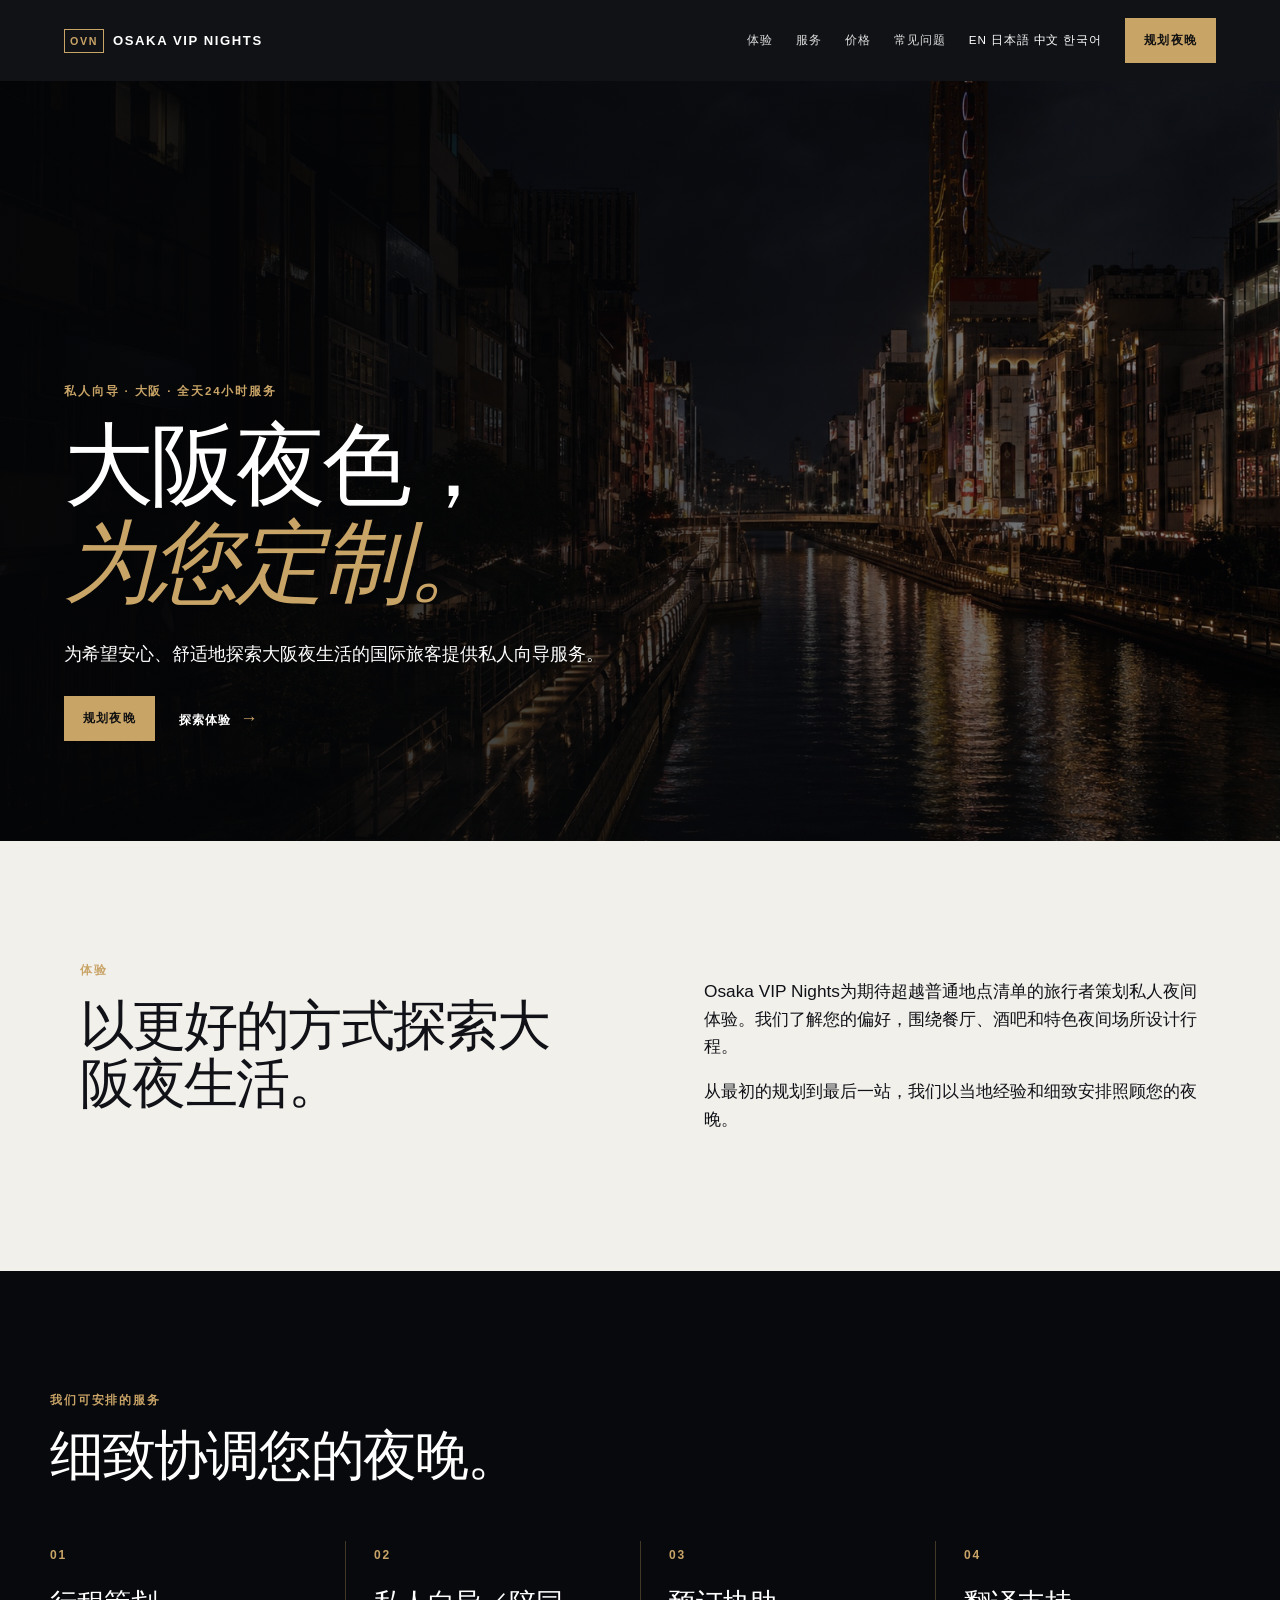
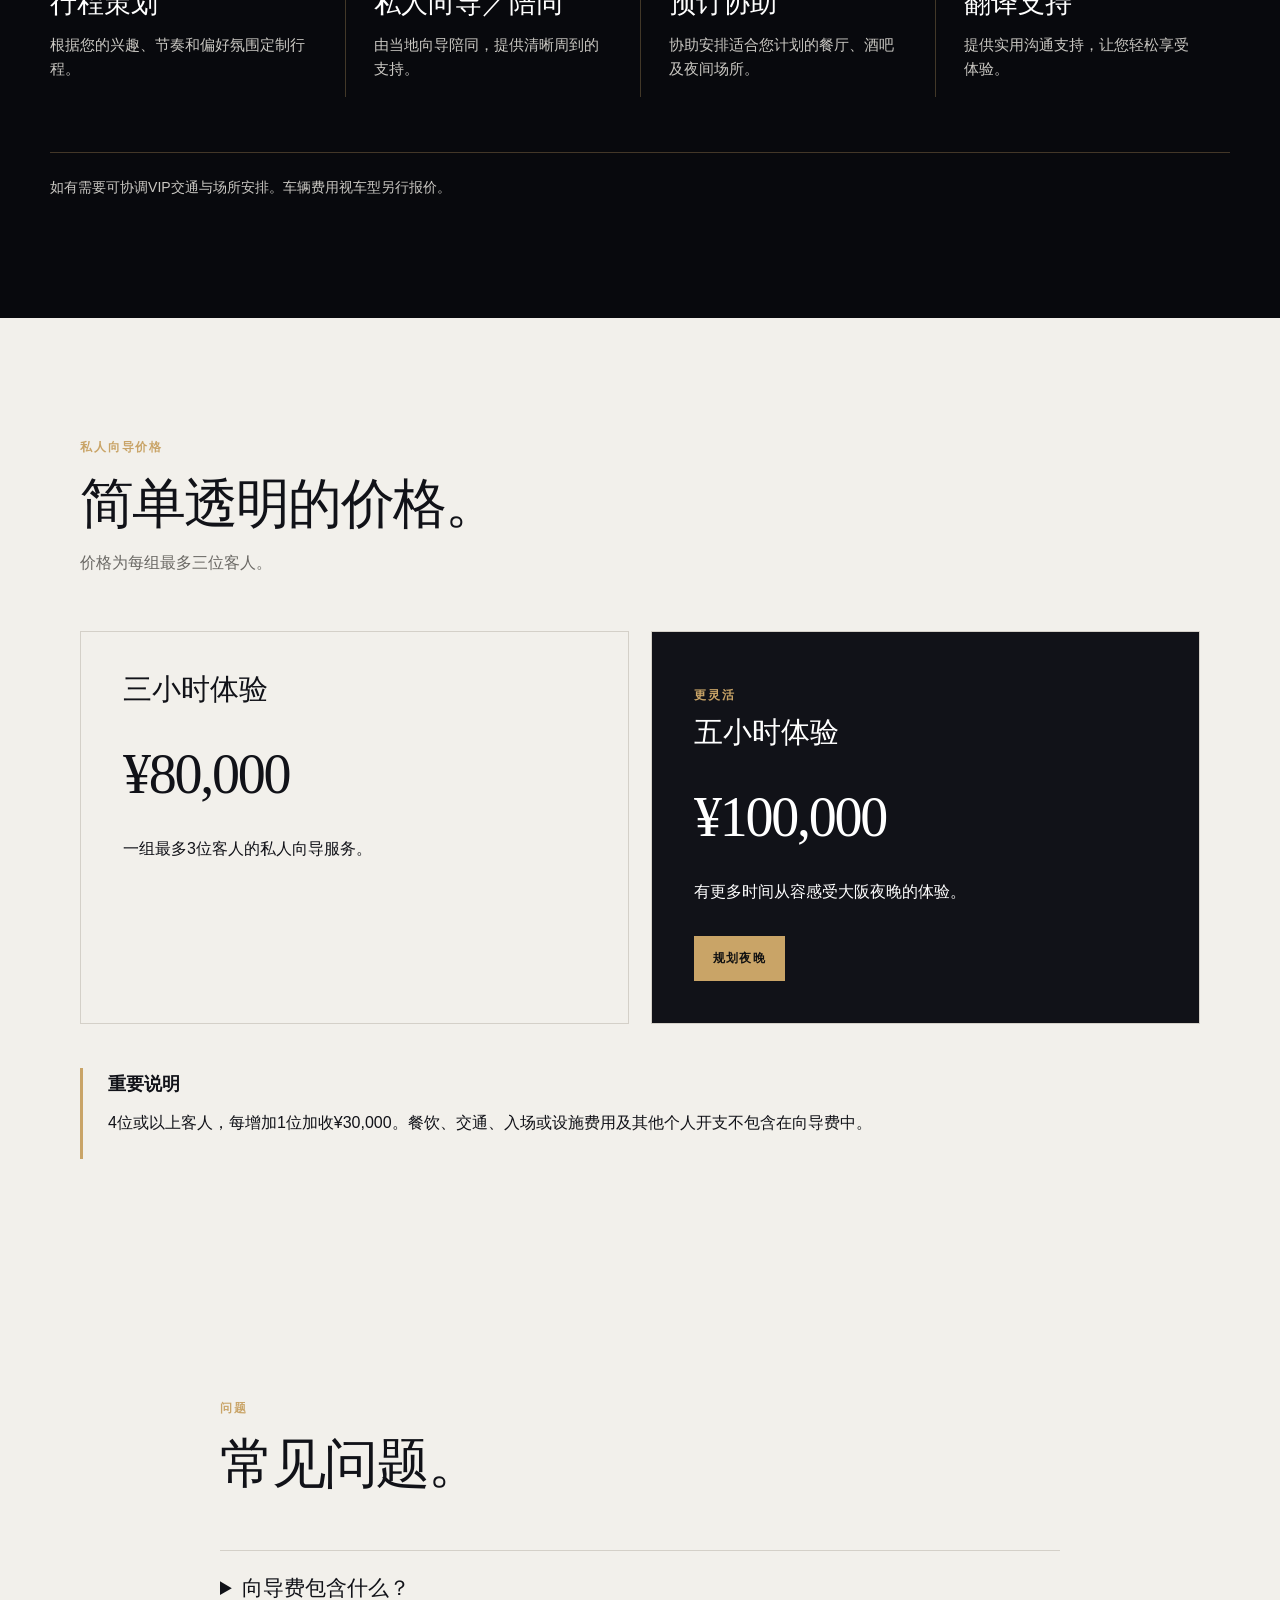
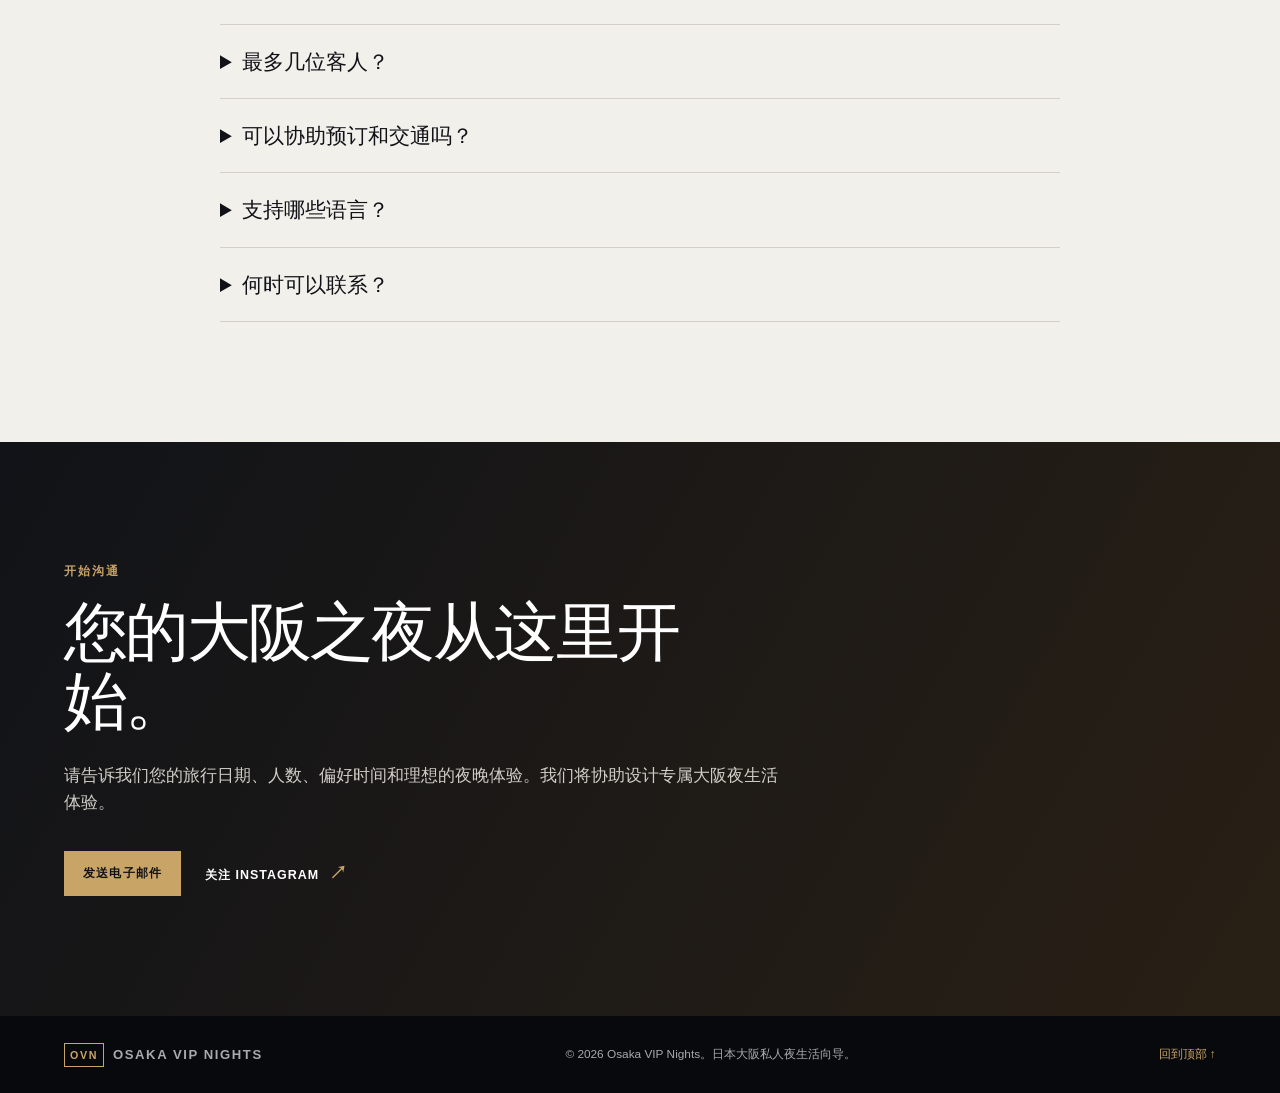
<file: zh/index.html>
<!doctype html><html lang="zh-CN"><head><meta charset="utf-8"><meta name="viewport" content="width=device-width,initial-scale=1"><title>大阪私人夜生活向导 | Osaka VIP Nights</title><meta name="description" content="面向国际旅客的大阪私人夜生活向导服务。提供行程策划、预订协助、陪同、翻译与交通协调，打造专属高级夜间体验。"><meta name="robots" content="index,follow,max-image-preview:large,max-snippet:-1,max-video-preview:-1"><link rel="canonical" href="https://osakavipnights.com/zh/"><link rel="alternate" hreflang="en" href="https://osakavipnights.com/"><link rel="alternate" hreflang="ja" href="https://osakavipnights.com/ja/"><link rel="alternate" hreflang="zh-CN" href="https://osakavipnights.com/zh/"><link rel="alternate" hreflang="ko" href="https://osakavipnights.com/ko/"><link rel="alternate" hreflang="x-default" href="https://osakavipnights.com/"><meta property="og:type" content="website"><meta property="og:locale" content="zh_CN"><meta property="og:title" content="大阪私人夜生活向导 | Osaka VIP Nights"><meta property="og:description" content="为国际旅客定制的大阪高级私人夜间体验。"><meta property="og:url" content="https://osakavipnights.com/zh/"><meta property="og:image" content="https://osakavipnights.com/images/home/dotonbori-night.jpg"><link rel="stylesheet" href="../css/style.css"></head><body>
<header class="site-header" id="top"><a class="brand" href="#top"><span>OVN</span><b>Osaka VIP Nights</b></a><nav><a href="#experience">体验</a><a href="#services">服务</a><a href="#pricing">价格</a><a href="#faq">常见问题</a><div class="language-switcher"><a href="../">EN</a><a href="../ja/">日本語</a><a class="is-active" href="./">中文</a><a href="../ko/">한국어</a></div><a class="nav-cta" href="#contact">规划夜晚</a></nav></header>
<main><section class="hero"><div class="hero-content"><p class="eyebrow">私人向导 · 大阪 · 全天24小时服务</p><h1>大阪夜色，<br><em>为您定制。</em></h1><p class="hero-copy">为希望安心、舒适地探索大阪夜生活的国际旅客提供私人向导服务。</p><div class="hero-actions"><a class="button" href="#contact">规划夜晚</a><a class="text-link" href="#experience">探索体验 <span>→</span></a></div></div></section>
<section class="section intro" id="experience"><div><p class="eyebrow">体验</p><h2>以更好的方式探索大阪夜生活。</h2></div><div class="prose"><p>Osaka VIP Nights为期待超越普通地点清单的旅行者策划私人夜间体验。我们了解您的偏好，围绕餐厅、酒吧和特色夜间场所设计行程。</p><p>从最初的规划到最后一站，我们以当地经验和细致安排照顾您的夜晚。</p></div></section>
<section class="section section-dark" id="services"><div class="contained"><div class="section-heading"><p class="eyebrow">我们可安排的服务</p><h2>细致协调您的夜晚。</h2></div><div class="service-grid"><article><span>01</span><h3>行程策划</h3><p>根据您的兴趣、节奏和偏好氛围定制行程。</p></article><article><span>02</span><h3>私人向导／陪同</h3><p>由当地向导陪同，提供清晰周到的支持。</p></article><article><span>03</span><h3>预订协助</h3><p>协助安排适合您计划的餐厅、酒吧及夜间场所。</p></article><article><span>04</span><h3>翻译支持</h3><p>提供实用沟通支持，让您轻松享受体验。</p></article></div><p class="service-note">如有需要可协调VIP交通与场所安排。车辆费用视车型另行报价。</p></div></section>
<section class="section" id="pricing"><div class="section-heading"><p class="eyebrow">私人向导价格</p><h2>简单透明的价格。</h2><p>价格为每组最多三位客人。</p></div><div class="pricing-grid"><article class="price-card"><h3>三小时体验</h3><p class="price">¥80,000</p><p>一组最多3位客人的私人向导服务。</p></article><article class="price-card featured"><p class="tag">更灵活</p><h3>五小时体验</h3><p class="price">¥100,000</p><p>有更多时间从容感受大阪夜晚的体验。</p><a class="button" href="#contact">规划夜晚</a></article></div><div class="costs"><h3>重要说明</h3><p>4位或以上客人，每增加1位加收¥30,000。餐饮、交通、入场或设施费用及其他个人开支不包含在向导费中。</p></div></section>
<section class="section faq" id="faq"><div class="section-heading"><p class="eyebrow">问题</p><h2>常见问题。</h2></div><details><summary>向导费包含什么？</summary><p>包含私人策划与向导服务。餐饮、交通、入场或设施费用及个人开支另计。</p></details><details><summary>最多几位客人？</summary><p>标准价格适用于最多三位客人的一组。四位或以上每位加收¥30,000。</p></details><details><summary>可以协助预订和交通吗？</summary><p>可以。可按计划协调预订与交通。车辆费用视车型另行报价。</p></details><details><summary>支持哪些语言？</summary><p>可为国际旅客提供英语、日语、中文和韩语支持。</p></details><details><summary>何时可以联系？</summary><p>咨询与服务协调每周七天、每天24小时可用。</p></details></section>
<section class="contact" id="contact"><div><p class="eyebrow">开始沟通</p><h2>您的大阪之夜从这里开始。</h2><p>请告诉我们您的旅行日期、人数、偏好时间和理想的夜晚体验。我们将协助设计专属大阪夜生活体验。</p><div class="contact-actions"><a class="button" href="mailto:osakavipnights@gmail.com?subject=Private%20Osaka%20Night%20Experience%20Enquiry">发送电子邮件</a><a class="text-link light" href="https://www.instagram.com/osaka_concierge.8/" target="_blank" rel="noopener">关注 Instagram <span>↗</span></a></div></div></section></main><footer><a class="brand" href="#top"><span>OVN</span><b>Osaka VIP Nights</b></a><p>© 2026 Osaka VIP Nights。日本大阪私人夜生活向导。</p><a href="#top">回到顶部 ↑</a></footer></body></html>
</file>
<file: css/style.css>
:root{--ink:#111218;--night:#08090d;--paper:#f2f0eb;--gold:#c9a467;--line:rgba(201,164,103,.3);--max:1180px}*{box-sizing:border-box}html{scroll-behavior:smooth}body{margin:0;background:var(--paper);color:var(--ink);font-family:Arial,Helvetica,sans-serif;line-height:1.6}a{color:inherit;text-decoration:none}.site-header{align-items:center;background:rgba(8,9,13,.96);color:#fff;display:flex;justify-content:space-between;padding:18px max(5vw,28px);position:sticky;top:0;z-index:10}.brand{font-size:.82rem;font-weight:700;letter-spacing:.12em;text-transform:uppercase;white-space:nowrap}.brand span{border:1px solid var(--gold);color:var(--gold);font-size:.67rem;margin-right:9px;padding:5px}.site-header nav{align-items:center;display:flex;gap:23px;font-size:.73rem;letter-spacing:.08em;text-transform:uppercase}.site-header nav>a:not(.nav-cta){color:#ddd}.site-header nav>a:hover,.text-link:hover{color:var(--gold)}.nav-cta,.button{background:var(--gold);color:#111;display:inline-block;font-size:.74rem;font-weight:700;letter-spacing:.1em;padding:13px 19px;text-transform:uppercase}.language-switcher{display:flex;gap:4px}.language-switcher button{background:transparent;border:0;color:#a8a8a8;cursor:pointer;font:inherit;font-size:.7rem;padding:3px}.language-switcher button.is-active{color:var(--gold);font-weight:700}.nav-toggle{background:none;border:1px solid var(--gold);color:#fff;display:none;font:inherit;padding:8px 12px}.hero{align-items:end;background:linear-gradient(90deg,rgba(4,5,7,.94),rgba(4,5,7,.45)),url('../images/home/dotonbori-night.jpg') center/cover;display:grid;min-height:760px;padding:100px max(5vw,28px);position:relative}.hero-content{color:#fff;max-width:750px}.eyebrow{color:var(--gold);font-size:.72rem;font-weight:700;letter-spacing:.16em;margin:0 0 18px;text-transform:uppercase}h1,h2,h3{font-family:Georgia,'Times New Roman',serif;line-height:1.08;margin:0}h1{font-size:clamp(3.2rem,7vw,6.4rem);font-weight:400;letter-spacing:-.045em}h1 em{color:var(--gold);font-weight:400}.hero-copy{font-size:1.1rem;max-width:580px;margin:28px 0}.hero-actions,.contact-actions{align-items:center;display:flex;flex-wrap:wrap;gap:24px}.text-link{font-size:.78rem;font-weight:700;letter-spacing:.08em;text-transform:uppercase}.text-link span{color:var(--gold);font-size:1.1rem;margin-left:5px}.hero-note{bottom:30px;color:#ddd;font-size:.72rem;letter-spacing:.12em;margin:0;position:absolute;right:5vw;text-transform:uppercase}.section{margin:auto;max-width:var(--max);padding:120px 30px}.intro{display:grid;gap:10vw;grid-template-columns:1fr 1fr}.section h2{font-size:clamp(2.3rem,4.2vw,4.5rem);font-weight:400;letter-spacing:-.035em}.prose{font-size:1.08rem}.section-dark{background:var(--night);color:#fff;max-width:none}.contained{margin:auto;max-width:var(--max)}.section-heading{margin-bottom:56px}.section-heading>p:last-child{color:#6b6965;margin-top:17px}.service-grid{display:grid;grid-template-columns:repeat(4,1fr)}.service-grid article{border-left:1px solid var(--line);padding:0 28px}.service-grid article:first-child{border-left:0;padding-left:0}.service-grid span,.tag{color:var(--gold);font-size:.75rem;font-weight:700;letter-spacing:.15em}.service-grid h3{font-size:1.7rem;font-weight:400;margin:22px 0 12px}.service-grid p{color:#c9c7c2;font-size:.94rem}.service-note{border-top:1px solid var(--line);color:#c9c7c2;font-size:.88rem;margin:55px 0 0;padding-top:23px}.pricing-grid{display:grid;gap:22px;grid-template-columns:1fr 1fr}.price-card{border:1px solid #d4d0c8;min-height:310px;padding:42px}.price-card h3{font-size:1.8rem;font-weight:400}.price{font-family:Georgia,serif;font-size:3.5rem;letter-spacing:-.04em;margin:25px 0 8px}.price-card.featured{background:var(--ink);color:white}.price-card.featured .button{margin-top:15px}.costs{border-left:3px solid var(--gold);margin-top:44px;padding:7px 0 7px 25px}.costs h3{font-size:1.15rem}.process{border-top:1px solid #d4d0c8}.process ol{counter-reset:steps;display:grid;gap:20px;list-style:none;margin:0;padding:0}.process li{border-top:1px solid #d4d0c8;display:grid;gap:30px;grid-template-columns:90px 1fr 1fr;padding:22px 0}.process li:before{color:var(--gold);content:'0' counter(steps);counter-increment:steps;font-size:.8rem;font-weight:bold;letter-spacing:.15em}.process li strong{font-family:Georgia,serif;font-size:1.35rem;font-weight:400}.process li span{color:#666}.gallery-grid{display:grid;gap:14px;grid-template-columns:1.1fr .9fr}.gallery-grid img{height:260px;object-fit:cover;width:100%}.gallery-grid img:first-child{grid-row:span 2;height:534px}.faq{max-width:900px}.faq details{border-top:1px solid #d4d0c8;padding:20px 0}.faq details:last-child{border-bottom:1px solid #d4d0c8}.faq summary{cursor:pointer;font-family:Georgia,serif;font-size:1.3rem}.faq details p{color:#555;max-width:690px}.contact{background:linear-gradient(120deg,#111318,#292015);color:#fff;padding:120px max(5vw,28px)}.contact>div{max-width:720px}.contact h2{font-size:clamp(2.8rem,5vw,5rem);font-weight:400;letter-spacing:-.04em}.contact p:not(.eyebrow){color:#d0cdc6;font-size:1.08rem;margin:25px 0 34px}.light{color:#fff}footer{align-items:center;background:#08090c;color:#aaa;display:flex;font-size:.74rem;justify-content:space-between;padding:28px max(5vw,28px)}footer p{margin:0}footer>a:last-child{color:var(--gold)}@media(max-width:820px){.site-header{padding:15px 22px}.nav-toggle{display:block}.site-header nav{background:#08090c;display:none;left:0;padding:20px 22px;position:absolute;right:0;top:100%;align-items:stretch;flex-direction:column;gap:18px}.site-header nav.open{display:flex}.language-switcher{order:-1}.hero{min-height:690px;padding:75px 28px}.hero-note{display:none}.section{padding:80px 28px}.intro,.pricing-grid{grid-template-columns:1fr}.intro{gap:30px}.service-grid{grid-template-columns:1fr 1fr;gap:36px}.service-grid article,.service-grid article:first-child{border-left:1px solid var(--line);padding:0 0 0 18px}.process li{grid-template-columns:55px 1fr}.process li span{grid-column:2}.contact{padding:85px 28px}footer{align-items:flex-start;flex-direction:column;gap:13px}.price-card{min-height:0;padding:32px}}@media(max-width:430px){.brand{font-size:.7rem}.service-grid,.gallery-grid{grid-template-columns:1fr}.gallery-grid img,.gallery-grid img:first-child{height:240px;grid-row:auto}}
</file>
